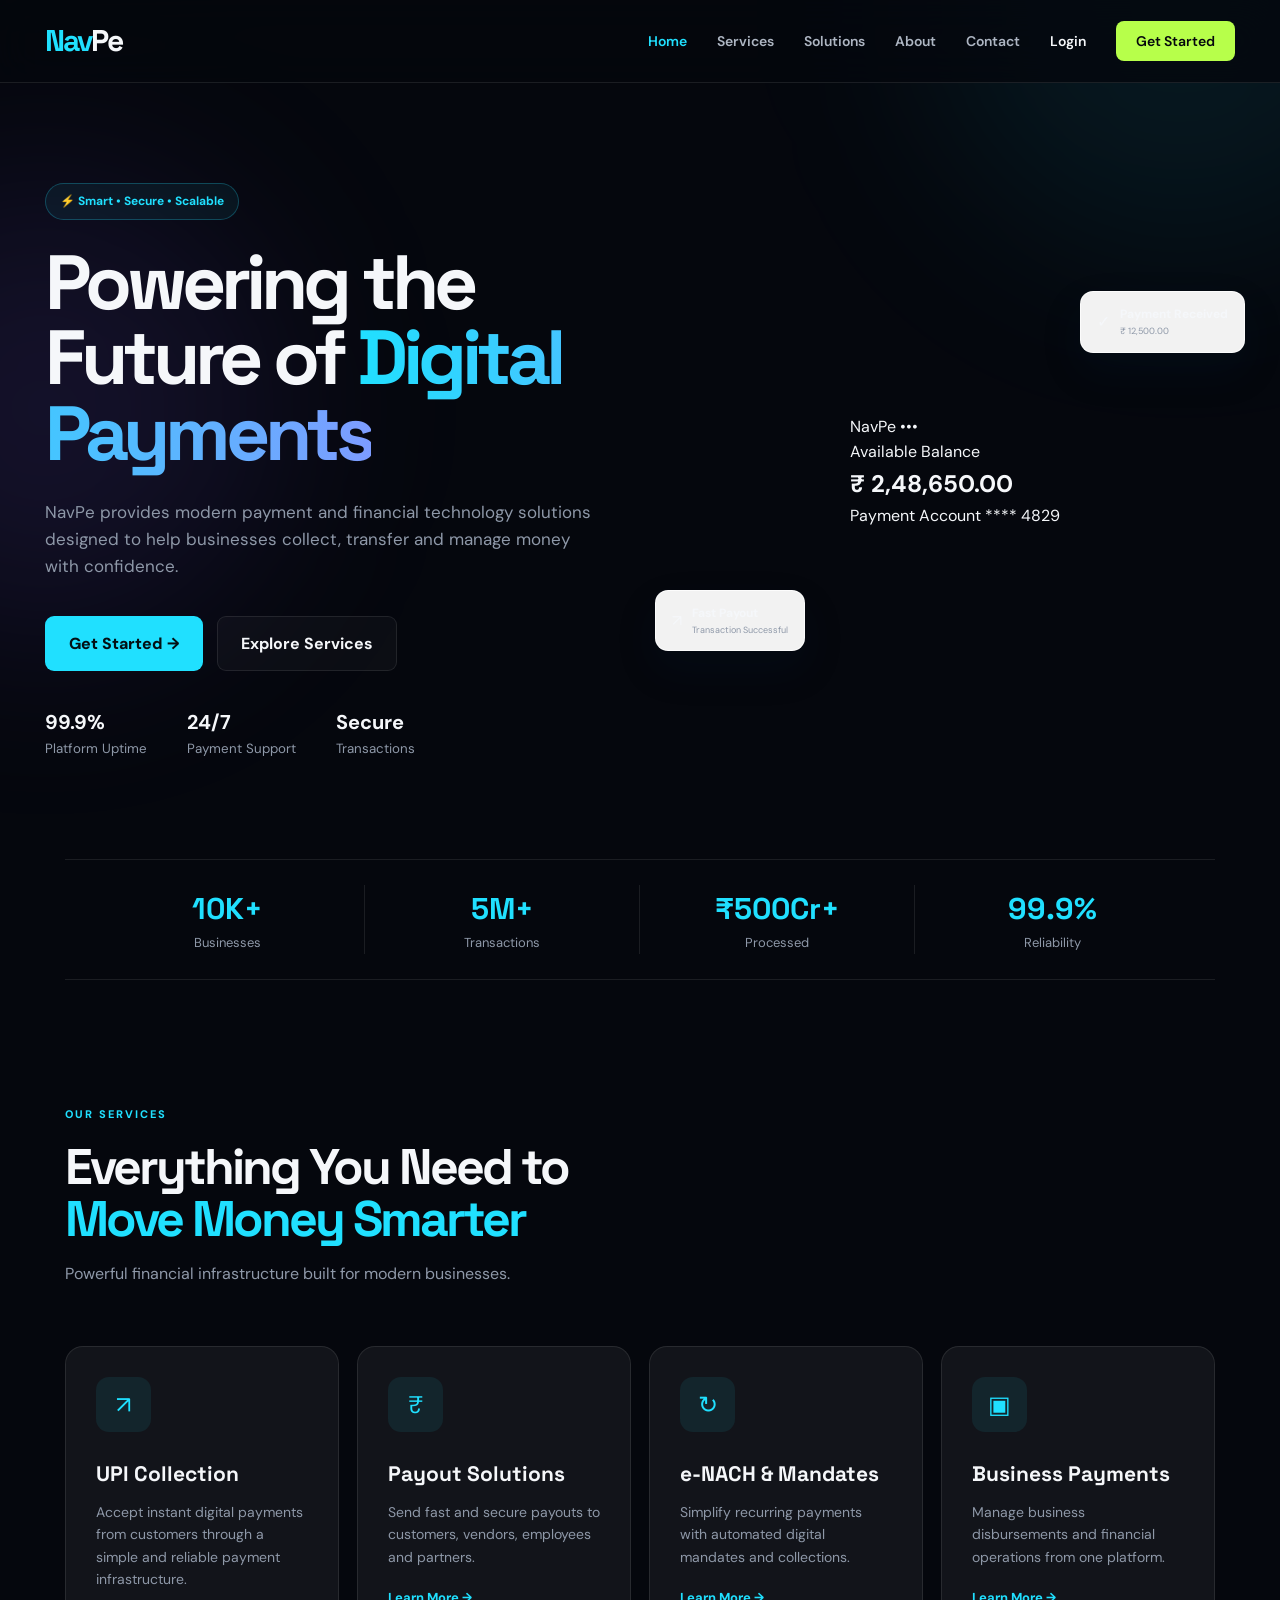
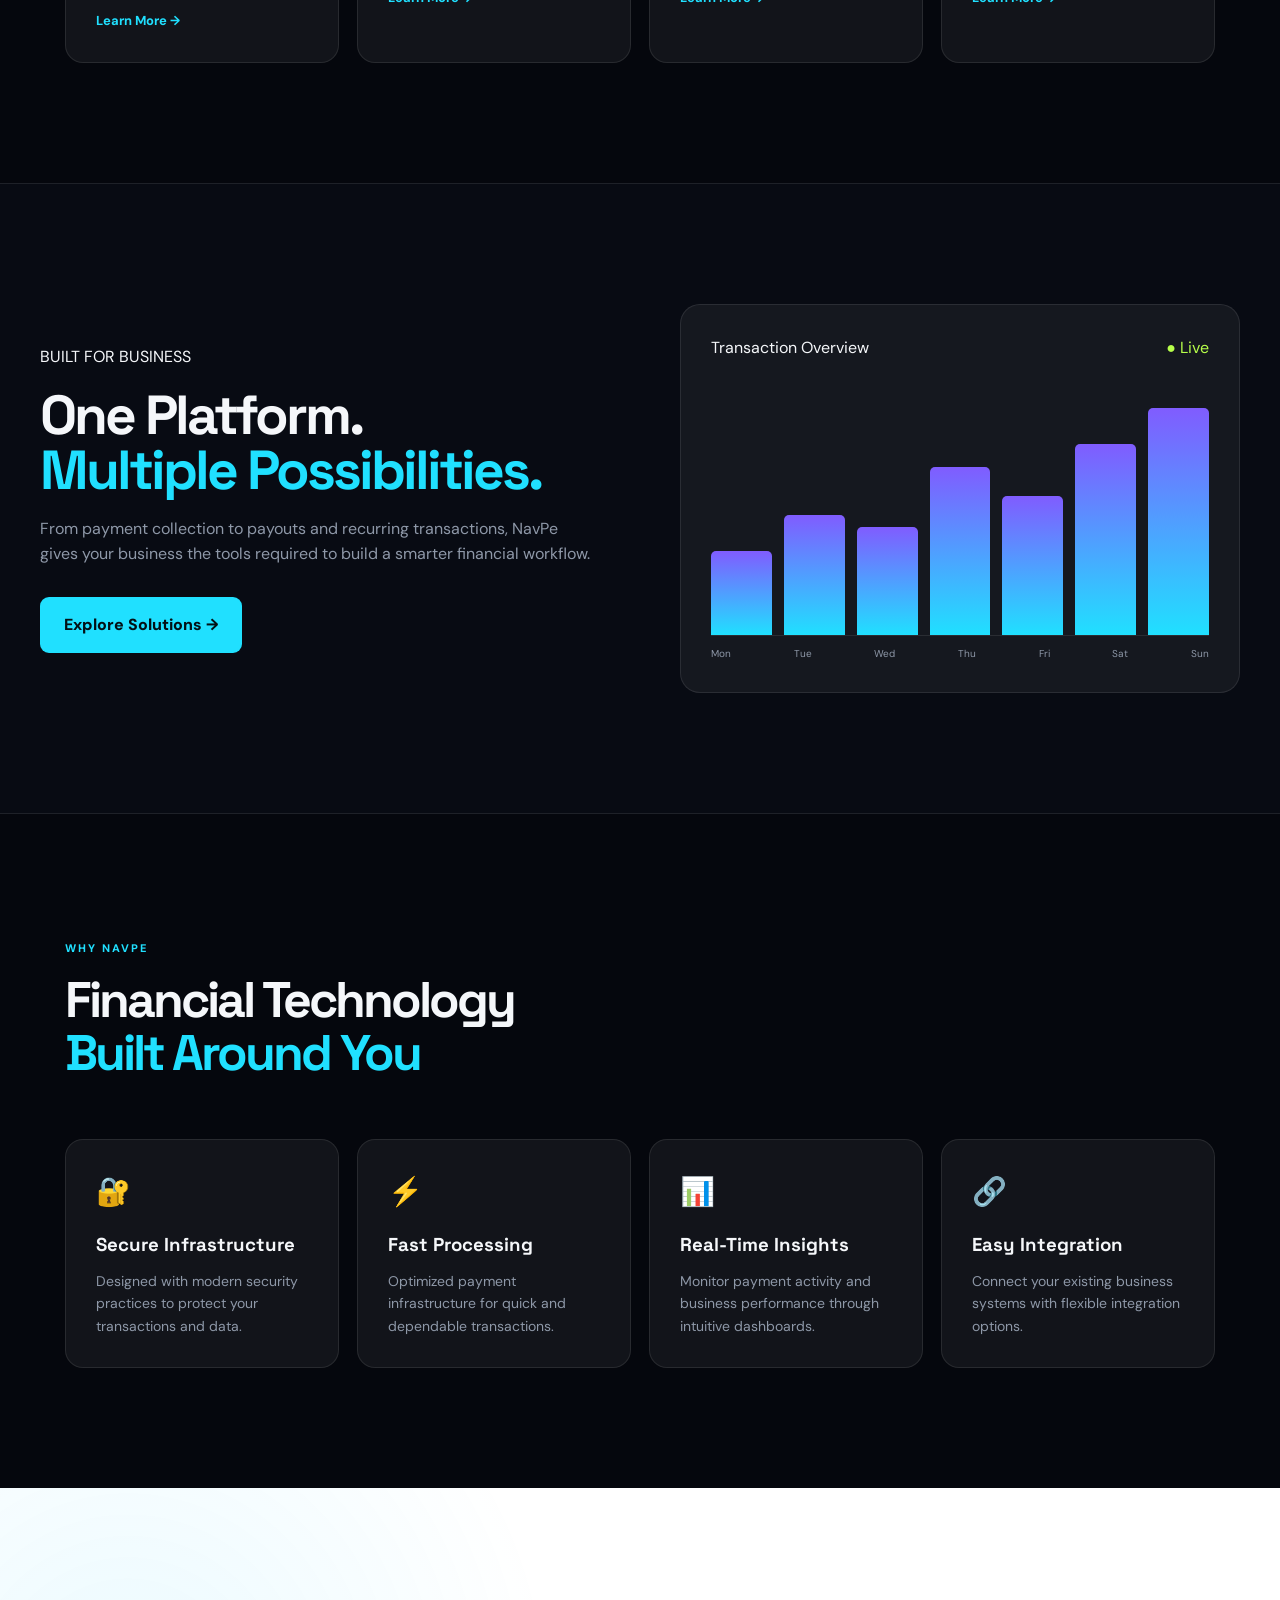
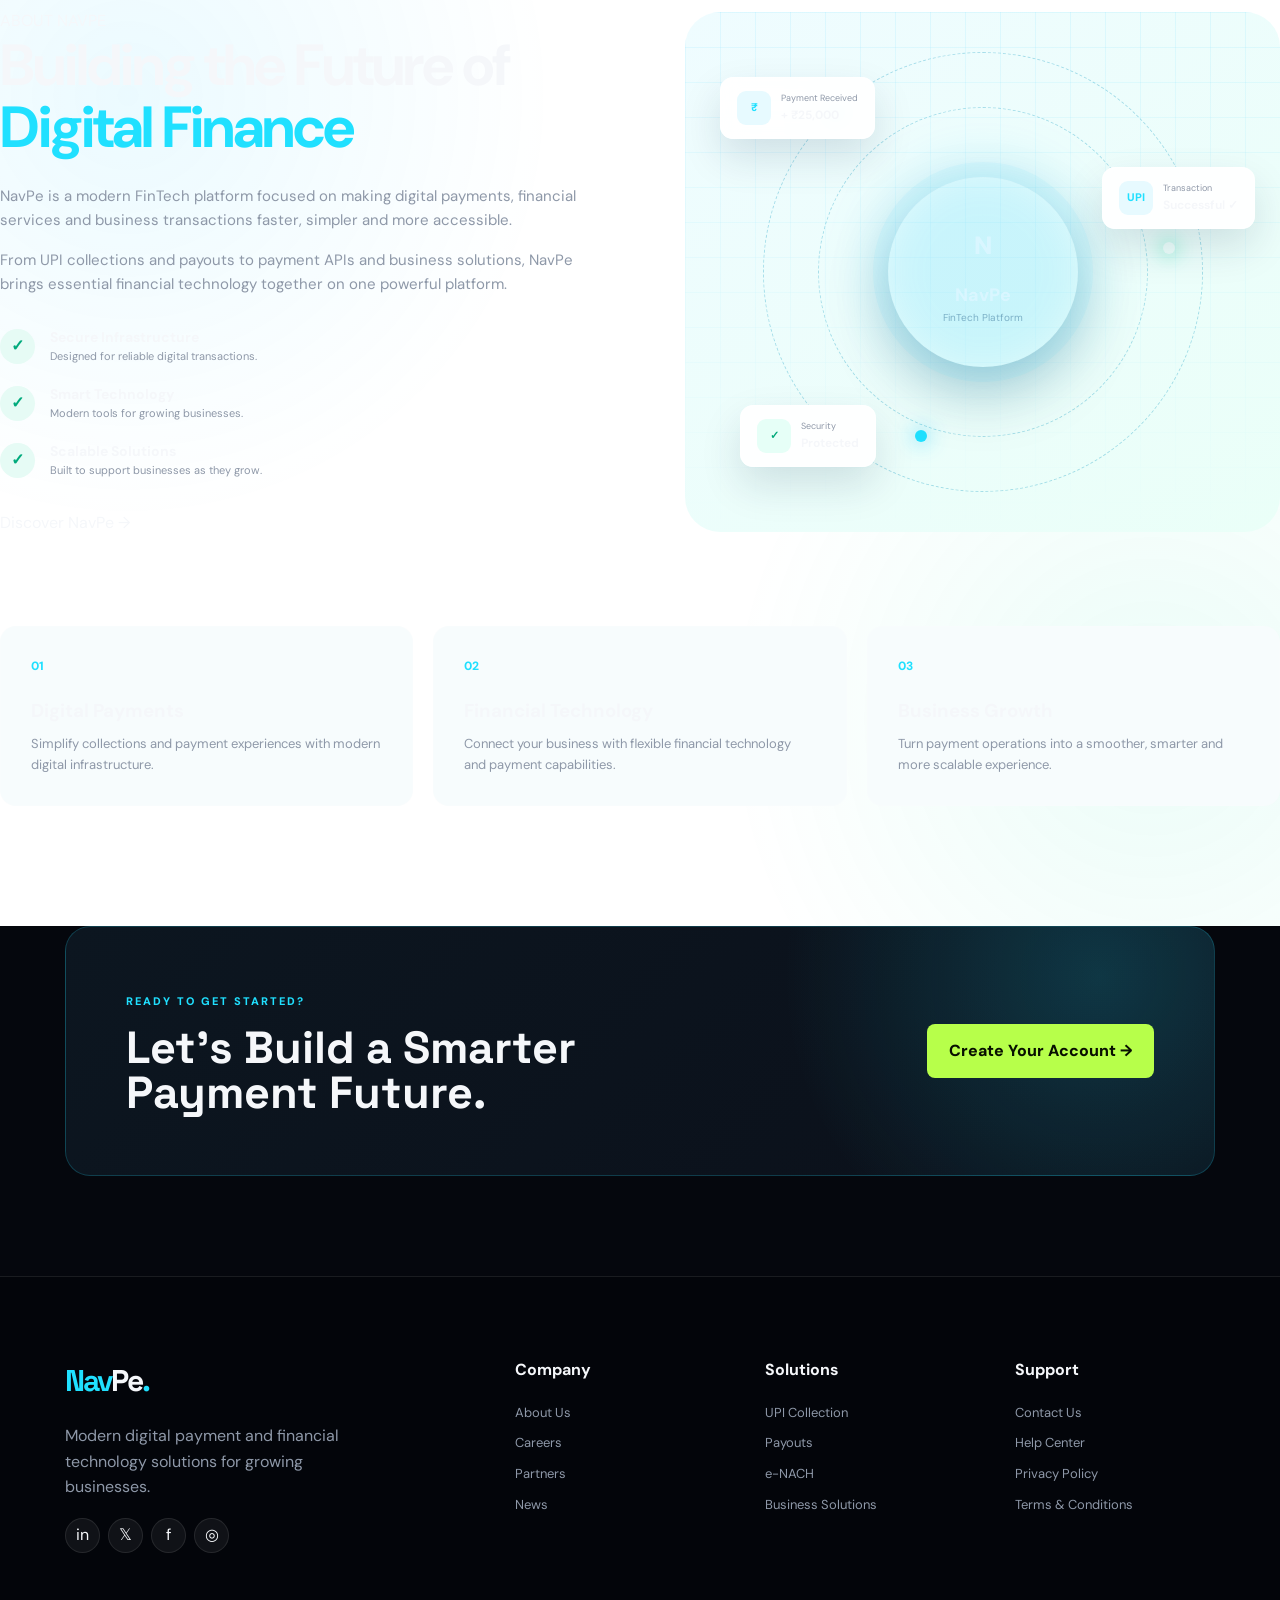
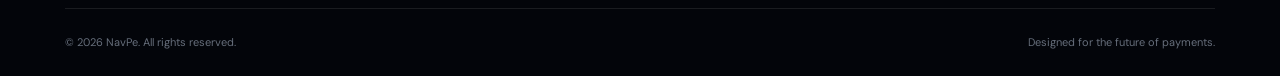
<file: navpe/index.html>
<!DOCTYPE html>
<html lang="en">
<head>
    <meta charset="UTF-8">
    <meta name="viewport" content="width=device-width, initial-scale=1.0">
    <meta name="description" content="NavPe - Modern Digital Payment & FinTech Solutions">
    <title>NavPe | Digital Payments & FinTech Solutions</title>
    <link rel="stylesheet" href="css/style.css">
</head>

<body>

<header class="header">
    <nav class="navbar">

        <a href="index.html" class="logo">
            <span>Nav</span>Pe<span class="logo-dot"></span>
        </a>

        <button class="menu-toggle" id="menuToggle">☰</button>

        <ul class="nav-links" id="navLinks">
            <li><a href="index.html" class="active">Home</a></li>
            <li><a href="services.html">Services</a></li>
            <li><a href="solutions.html">Solutions</a></li>
            <li><a href="about.html">About</a></li>
            <li><a href="contact.html">Contact</a></li>
            <li><a href="login.html" class="login-link">Login</a></li>
            <li><a href="register.html" class="nav-btn">Get Started</a></li>
        </ul>

    </nav>
</header>


<main>

<section class="hero">

    <div class="hero-content">

        <div class="hero-badge">
            ⚡ Smart • Secure • Scalable
        </div>

        <h1>
            Powering the Future of
            <span>Digital Payments</span>
        </h1>

        <p>
            NavPe provides modern payment and financial technology
            solutions designed to help businesses collect, transfer
            and manage money with confidence.
        </p>

        <div class="hero-buttons">
            <a href="register.html" class="primary-btn">
                Get Started →
            </a>

            <a href="services.html" class="secondary-btn">
                Explore Services
            </a>
        </div>

        <div class="hero-trust">
            <div>
                <strong>99.9%</strong>
                <small>Platform Uptime</small>
            </div>

            <div>
                <strong>24/7</strong>
                <small>Payment Support</small>
            </div>

            <div>
                <strong>Secure</strong>
                <small>Transactions</small>
            </div>
        </div>

    </div>


    <div class="hero-card-area">

        <div class="payment-card">

            <div class="card-top">
                <span>NavPe</span>
                <span>•••</span>
            </div>

            <div class="card-chip"></div>

            <p>Available Balance</p>

            <h2>₹ 2,48,650.00</h2>

            <div class="card-bottom">
                <span>Payment Account</span>
                <span>**** 4829</span>
            </div>

        </div>

        <div class="floating-card card-one">
            <span>✓</span>
            <div>
                <strong>Payment Received</strong>
                <small>₹ 12,500.00</small>
            </div>
        </div>

        <div class="floating-card card-two">
            <span>↗</span>
            <div>
                <strong>Fast Payout</strong>
                <small>Transaction Successful</small>
            </div>
        </div>

    </div>

</section>


<section class="stats">

    <div class="stat">
        <h2>10K+</h2>
        <p>Businesses</p>
    </div>

    <div class="stat">
        <h2>5M+</h2>
        <p>Transactions</p>
    </div>

    <div class="stat">
        <h2>₹500Cr+</h2>
        <p>Processed</p>
    </div>

    <div class="stat">
        <h2>99.9%</h2>
        <p>Reliability</p>
    </div>

</section>


<section class="section">

    <div class="section-heading">
        <span>OUR SERVICES</span>
        <h2>Everything You Need to<br><b>Move Money Smarter</b></h2>
        <p>
            Powerful financial infrastructure built for modern businesses.
        </p>
    </div>


    <div class="service-grid">

        <div class="service-card">
            <div class="service-icon">↗</div>
            <h3>UPI Collection</h3>
            <p>
                Accept instant digital payments from customers
                through a simple and reliable payment infrastructure.
            </p>
            <a href="services.html">Learn More →</a>
        </div>

        <div class="service-card">
            <div class="service-icon">₹</div>
            <h3>Payout Solutions</h3>
            <p>
                Send fast and secure payouts to customers,
                vendors, employees and partners.
            </p>
            <a href="services.html">Learn More →</a>
        </div>

        <div class="service-card">
            <div class="service-icon">↻</div>
            <h3>e-NACH & Mandates</h3>
            <p>
                Simplify recurring payments with automated
                digital mandates and collections.
            </p>
            <a href="services.html">Learn More →</a>
        </div>

        <div class="service-card">
            <div class="service-icon">▣</div>
            <h3>Business Payments</h3>
            <p>
                Manage business disbursements and financial
                operations from one platform.
            </p>
            <a href="services.html">Learn More →</a>
        </div>

    </div>

</section>


<section class="dark-section">

    <div class="dark-content">

        <span>BUILT FOR BUSINESS</span>

        <h2>
            One Platform.<br>
            <strong>Multiple Possibilities.</strong>
        </h2>

        <p>
            From payment collection to payouts and recurring
            transactions, NavPe gives your business the tools
            required to build a smarter financial workflow.
        </p>

        <a href="solutions.html" class="primary-btn">
            Explore Solutions →
        </a>

    </div>


    <div class="dashboard-preview">

        <div class="dashboard-header">
            <span>Transaction Overview</span>
            <span class="green">● Live</span>
        </div>

        <div class="chart">
            <div class="bar bar1"></div>
            <div class="bar bar2"></div>
            <div class="bar bar3"></div>
            <div class="bar bar4"></div>
            <div class="bar bar5"></div>
            <div class="bar bar6"></div>
            <div class="bar bar7"></div>
        </div>

        <div class="chart-labels">
            <span>Mon</span>
            <span>Tue</span>
            <span>Wed</span>
            <span>Thu</span>
            <span>Fri</span>
            <span>Sat</span>
            <span>Sun</span>
        </div>

    </div>

</section>


<section class="section">

    <div class="section-heading">
        <span>WHY NAVPE</span>
        <h2>Financial Technology<br><b>Built Around You</b></h2>
    </div>


    <div class="feature-grid">

        <div class="feature">
            <div>🔐</div>
            <h3>Secure Infrastructure</h3>
            <p>
                Designed with modern security practices
                to protect your transactions and data.
            </p>
        </div>

        <div class="feature">
            <div>⚡</div>
            <h3>Fast Processing</h3>
            <p>
                Optimized payment infrastructure for
                quick and dependable transactions.
            </p>
        </div>

        <div class="feature">
            <div>📊</div>
            <h3>Real-Time Insights</h3>
            <p>
                Monitor payment activity and business
                performance through intuitive dashboards.
            </p>
        </div>

        <div class="feature">
            <div>🔗</div>
            <h3>Easy Integration</h3>
            <p>
                Connect your existing business systems
                with flexible integration options.
            </p>
        </div>

    </div>

</section>




<!-- FINTECH ABOUT US SECTION -->
<section class="fintech-about">
    <div class="container">

        <div class="fintech-about-grid">

            <!-- LEFT CONTENT -->
            <div class="fintech-about-content reveal-left">

                <span class="eyebrow">ABOUT NAVPE</span>

                <h2>
                    Building the Future of
                    <strong>Digital Finance</strong>
                </h2>

                <p>
                    NavPe is a modern FinTech platform focused on making
                    digital payments, financial services and business
                    transactions faster, simpler and more accessible.
                </p>

                <p>
                    From UPI collections and payouts to payment APIs and
                    business solutions, NavPe brings essential financial
                    technology together on one powerful platform.
                </p>

                <div class="fintech-points">

                    <div class="fintech-point">
                        <span>✓</span>
                        <div>
                            <strong>Secure Infrastructure</strong>
                            <small>Designed for reliable digital transactions.</small>
                        </div>
                    </div>

                    <div class="fintech-point">
                        <span>✓</span>
                        <div>
                            <strong>Smart Technology</strong>
                            <small>Modern tools for growing businesses.</small>
                        </div>
                    </div>

                    <div class="fintech-point">
                        <span>✓</span>
                        <div>
                            <strong>Scalable Solutions</strong>
                            <small>Built to support businesses as they grow.</small>
                        </div>
                    </div>

                </div>

                <a href="about.html" class="btn btn-primary">
                    Discover NavPe →
                </a>

            </div>


            <!-- RIGHT FINTECH ANIMATION -->
            <div class="fintech-visual reveal-right">

                <div class="floating-card card-payment">
                    <span class="mini-icon">₹</span>
                    <div>
                        <small>Payment Received</small>
                        <strong>+ ₹25,000</strong>
                    </div>
                </div>

                <div class="floating-card card-upi">
                    <span class="mini-icon">UPI</span>
                    <div>
                        <small>Transaction</small>
                        <strong>Successful ✓</strong>
                    </div>
                </div>

                <div class="floating-card card-secure">
                    <span class="secure-icon">✓</span>
                    <div>
                        <small>Security</small>
                        <strong>Protected</strong>
                    </div>
                </div>


                <!-- CENTER -->
                <div class="fintech-core">
                    <div class="core-glow"></div>

                    <div class="core-logo">
                        N
                    </div>

                    <strong>NavPe</strong>
                    <small>FinTech Platform</small>
                </div>


                <!-- ORBITS -->
                <div class="fintech-orbit orbit-one"></div>
                <div class="fintech-orbit orbit-two"></div>

                <div class="orbit-dot dot-one"></div>
                <div class="orbit-dot dot-two"></div>
                <div class="orbit-dot dot-three"></div>

            </div>

        </div>


        <!-- FINTECH FEATURES -->
        <div class="fintech-features">

            <div class="fintech-feature reveal-up">
                <div class="feature-number">01</div>
                <h3>Digital Payments</h3>
                <p>
                    Simplify collections and payment experiences
                    with modern digital infrastructure.
                </p>
            </div>

            <div class="fintech-feature reveal-up">
                <div class="feature-number">02</div>
                <h3>Financial Technology</h3>
                <p>
                    Connect your business with flexible financial
                    technology and payment capabilities.
                </p>
            </div>

            <div class="fintech-feature reveal-up">
                <div class="feature-number">03</div>
                <h3>Business Growth</h3>
                <p>
                    Turn payment operations into a smoother,
                    smarter and more scalable experience.
                </p>
            </div>

        </div>

    </div>
</section>




<section class="cta">

    <div>
        <span>READY TO GET STARTED?</span>
        <h2>Let's Build a Smarter<br>Payment Future.</h2>
    </div>

    <a href="register.html" class="white-btn">
        Create Your Account →
    </a>

</section>

</main>


<footer class="footer">

    <div class="footer-grid">

        <div class="footer-brand">
            <a href="index.html" class="logo">
                <span>Nav</span>Pe<span class="logo-dot">.</span>
            </a>

            <p>
                Modern digital payment and financial
                technology solutions for growing businesses.
            </p>

            <div class="socials">
                <a href="#">in</a>
                <a href="#">𝕏</a>
                <a href="#">f</a>
                <a href="#">◎</a>
            </div>
        </div>


        <div>
            <h4>Company</h4>
            <a href="about.html">About Us</a>
            <a href="#">Careers</a>
            <a href="#">Partners</a>
            <a href="#">News</a>
        </div>


        <div>
            <h4>Solutions</h4>
            <a href="services.html">UPI Collection</a>
            <a href="services.html">Payouts</a>
            <a href="services.html">e-NACH</a>
            <a href="solutions.html">Business Solutions</a>
        </div>


        <div>
            <h4>Support</h4>
            <a href="contact.html">Contact Us</a>
            <a href="#">Help Center</a>
            <a href="#">Privacy Policy</a>
            <a href="#">Terms & Conditions</a>
        </div>

    </div>


    <div class="footer-bottom">
        <p>© 2026 NavPe. All rights reserved.</p>
        <p>Designed for the future of payments.</p>
    </div>

</footer>


<script src="js/script.js"></script>

</body>
</html>
</file>
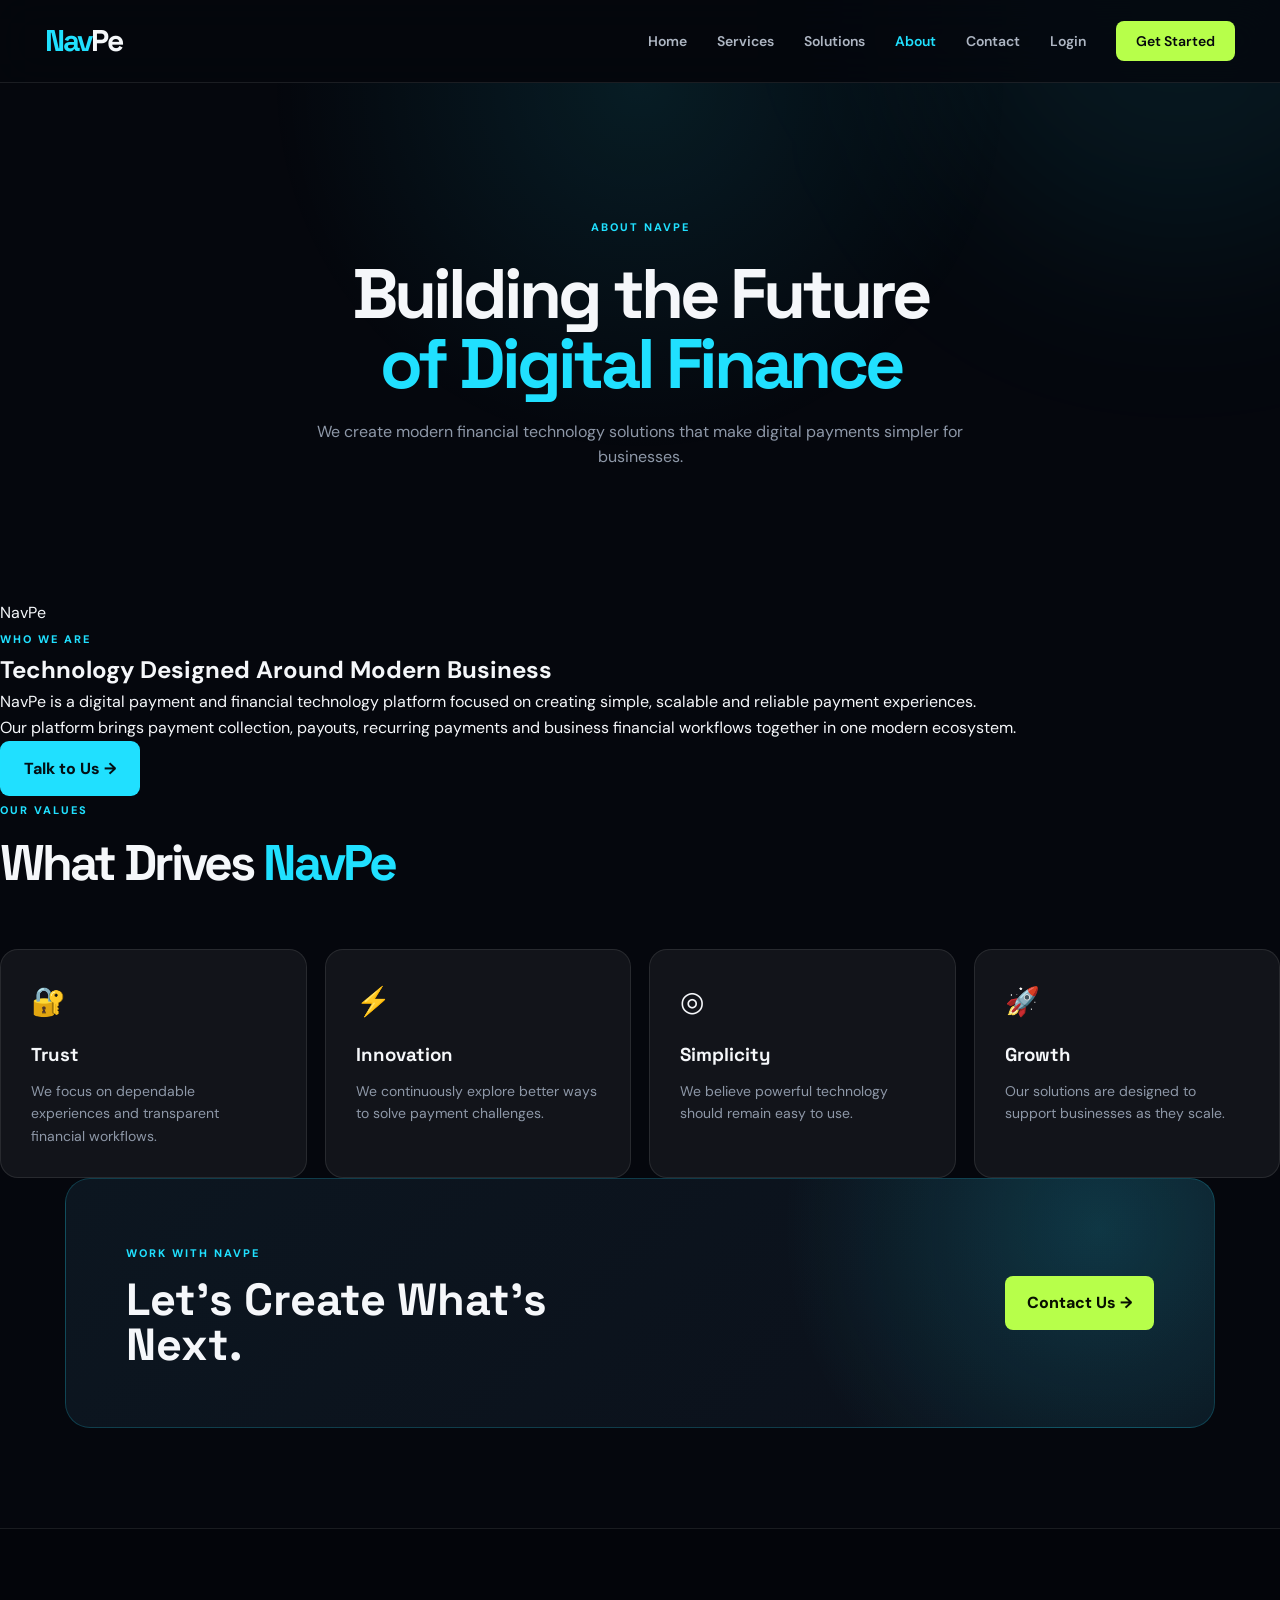
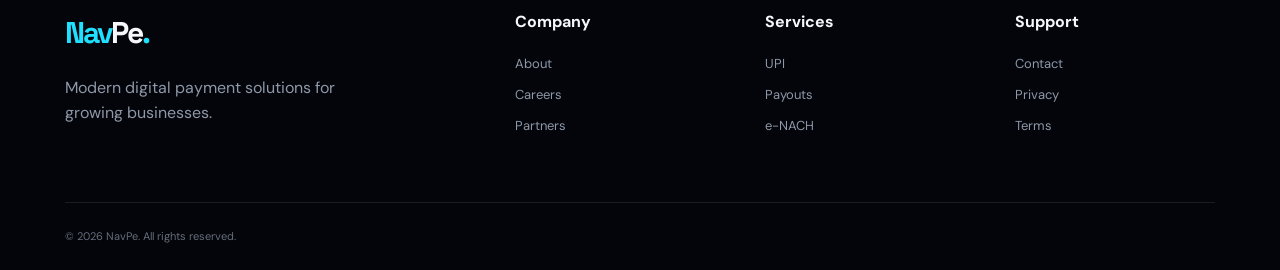
<file: navpe/about.html>
<!DOCTYPE html>
<html lang="en">
<head>
    <meta charset="UTF-8">
    <meta name="viewport" content="width=device-width, initial-scale=1.0">
    <title>NavPe | About Us</title>
    <link rel="stylesheet" href="css/style.css">
</head>

<body>

<header class="header">

    <nav class="navbar">

        <a href="index.html" class="logo">
            <span>Nav</span>Pe<span class="logo-dot"></span>
        </a>

        <button class="menu-toggle" id="menuToggle">☰</button>

        <ul class="nav-links" id="navLinks">
            <li><a href="index.html">Home</a></li>
            <li><a href="services.html">Services</a></li>
            <li><a href="solutions.html">Solutions</a></li>
            <li><a href="about.html" class="active">About</a></li>
            <li><a href="contact.html">Contact</a></li>
            <li><a href="login.html">Login</a></li>
            <li><a href="register.html" class="nav-btn">Get Started</a></li>
        </ul>

    </nav>

</header>


<section class="page-hero">

    <span>ABOUT NAVPE</span>

    <h1>Building the Future<br><strong>of Digital Finance</strong></h1>

    <p>
        We create modern financial technology solutions
        that make digital payments simpler for businesses.
    </p>

</section>


<section class="about-section">

    <div class="about-image">
        <div class="about-circle">
            <span>Nav</span>Pe
        </div>
    </div>


    <div class="about-content">

        <span>WHO WE ARE</span>

        <h2>Technology Designed Around Modern Business</h2>

        <p>
            NavPe is a digital payment and financial technology
            platform focused on creating simple, scalable and
            reliable payment experiences.
        </p>

        <p>
            Our platform brings payment collection, payouts,
            recurring payments and business financial workflows
            together in one modern ecosystem.
        </p>

        <a href="contact.html" class="primary-btn">
            Talk to Us →
        </a>

    </div>

</section>


<section class="values-section">

    <div class="section-heading">

        <span>OUR VALUES</span>

        <h2>What Drives <b>NavPe</b></h2>

    </div>


    <div class="feature-grid">

        <div class="feature">
            <div>🔐</div>
            <h3>Trust</h3>
            <p>
                We focus on dependable experiences
                and transparent financial workflows.
            </p>
        </div>

        <div class="feature">
            <div>⚡</div>
            <h3>Innovation</h3>
            <p>
                We continuously explore better ways
                to solve payment challenges.
            </p>
        </div>

        <div class="feature">
            <div>◎</div>
            <h3>Simplicity</h3>
            <p>
                We believe powerful technology
                should remain easy to use.
            </p>
        </div>

        <div class="feature">
            <div>🚀</div>
            <h3>Growth</h3>
            <p>
                Our solutions are designed to support
                businesses as they scale.
            </p>
        </div>

    </div>

</section>


<section class="cta">

    <div>
        <span>WORK WITH NAVPE</span>
        <h2>Let's Create What's<br>Next.</h2>
    </div>

    <a href="contact.html" class="white-btn">
        Contact Us →
    </a>

</section>


<footer class="footer">

    <div class="footer-grid">

        <div class="footer-brand">
            <a href="index.html" class="logo">
                <span>Nav</span>Pe<span class="logo-dot">.</span>
            </a>

            <p>
                Modern digital payment solutions
                for growing businesses.
            </p>
        </div>

        <div>
            <h4>Company</h4>
            <a href="about.html">About</a>
            <a href="#">Careers</a>
            <a href="#">Partners</a>
        </div>

        <div>
            <h4>Services</h4>
            <a href="services.html">UPI</a>
            <a href="services.html">Payouts</a>
            <a href="services.html">e-NACH</a>
        </div>

        <div>
            <h4>Support</h4>
            <a href="contact.html">Contact</a>
            <a href="#">Privacy</a>
            <a href="#">Terms</a>
        </div>

    </div>

    <div class="footer-bottom">
        <p>© 2026 NavPe. All rights reserved.</p>
    </div>

</footer>

<script src="js/script.js"></script>

</body>
</html>
</file>
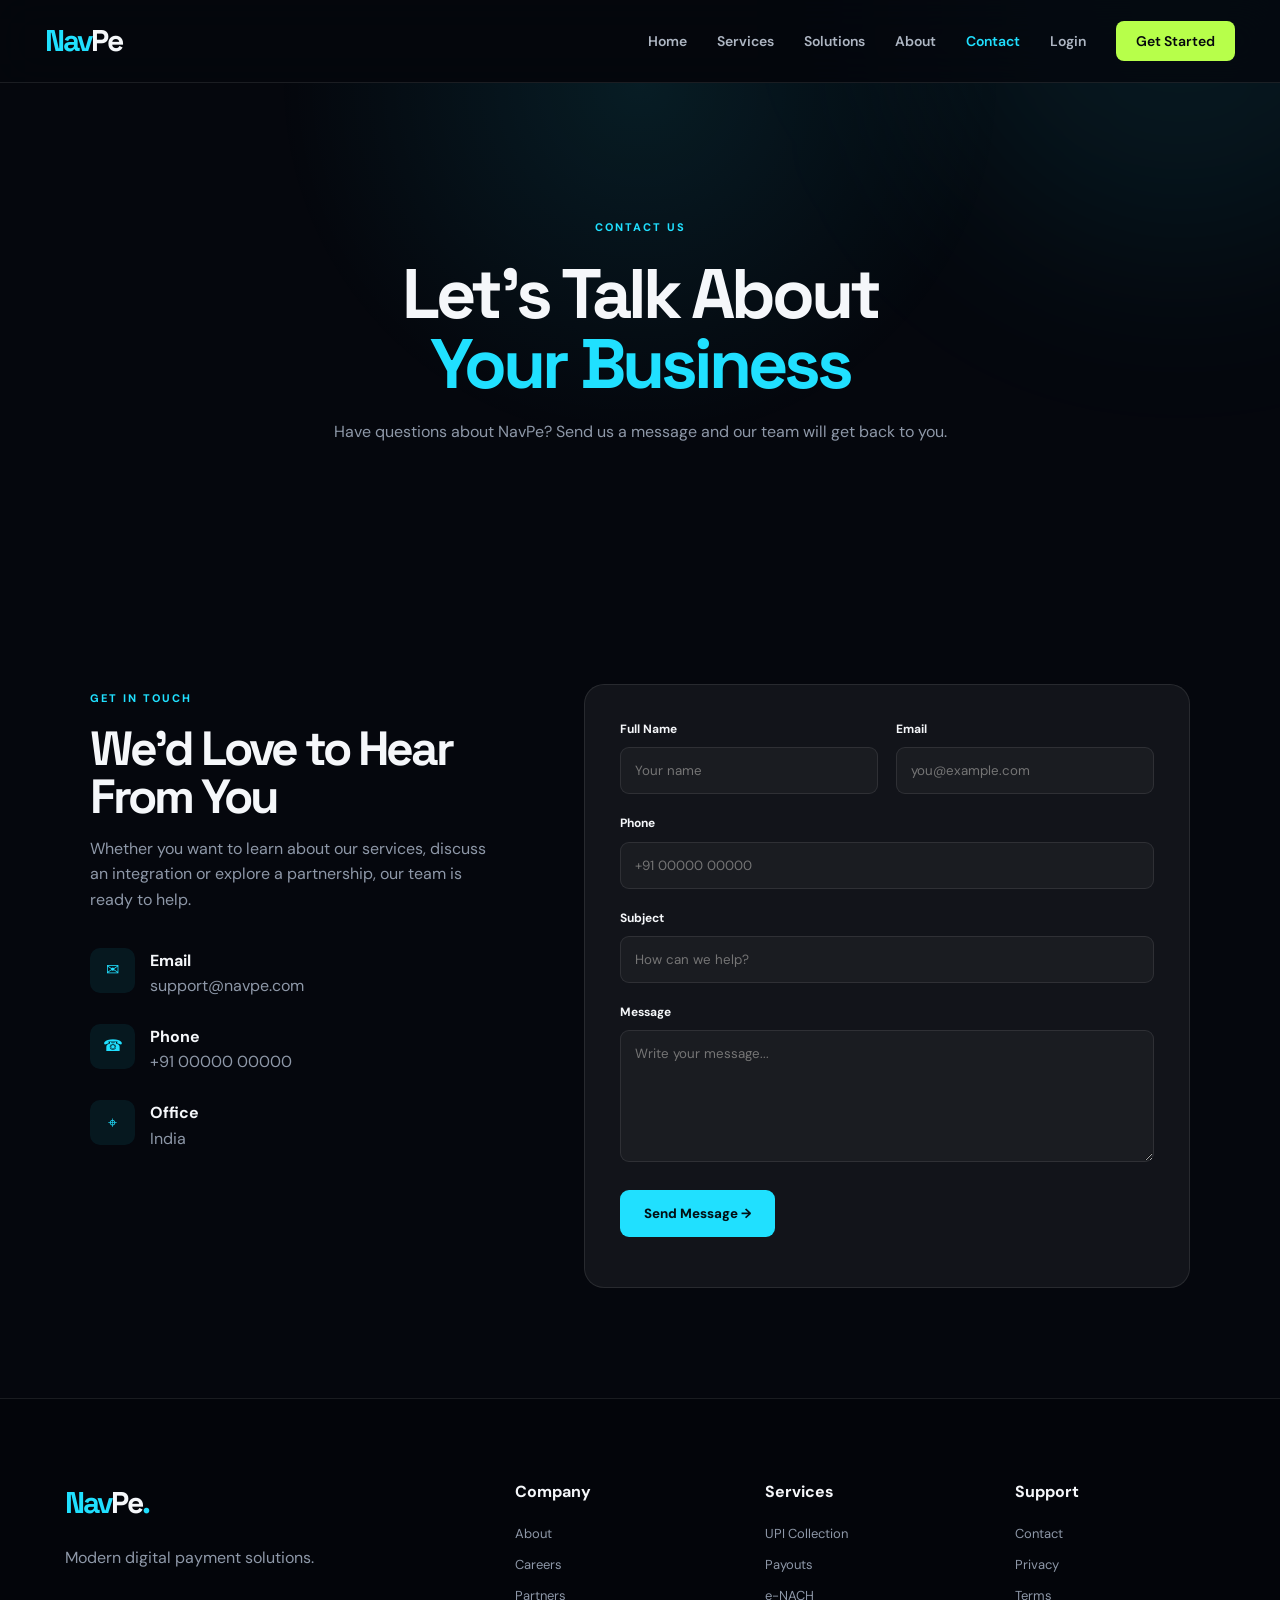
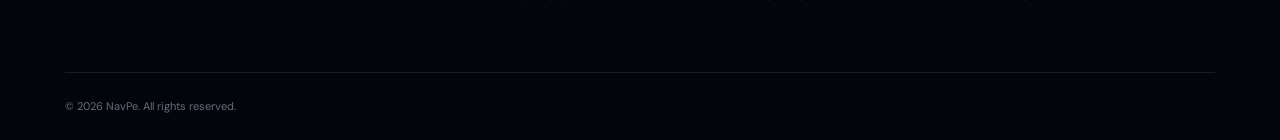
<file: navpe/contact.html>
<!DOCTYPE html>
<html lang="en">
<head>
    <meta charset="UTF-8">
    <meta name="viewport" content="width=device-width, initial-scale=1.0">
    <title>NavPe | Contact</title>
    <link rel="stylesheet" href="css/style.css">
</head>

<body>

<header class="header">

    <nav class="navbar">

        <a href="index.html" class="logo">
            <span>Nav</span>Pe<span class="logo-dot"></span>
        </a>

        <button class="menu-toggle" id="menuToggle">☰</button>

        <ul class="nav-links" id="navLinks">
            <li><a href="index.html">Home</a></li>
            <li><a href="services.html">Services</a></li>
            <li><a href="solutions.html">Solutions</a></li>
            <li><a href="about.html">About</a></li>
            <li><a href="contact.html" class="active">Contact</a></li>
            <li><a href="login.html">Login</a></li>
            <li><a href="register.html" class="nav-btn">Get Started</a></li>
        </ul>

    </nav>

</header>


<section class="page-hero">

    <span>CONTACT US</span>

    <h1>Let's Talk About<br><strong>Your Business</strong></h1>

    <p>
        Have questions about NavPe? Send us a message
        and our team will get back to you.
    </p>

</section>


<section class="contact-section">

    <div class="contact-info">

        <span>GET IN TOUCH</span>

        <h2>We'd Love to Hear From You</h2>

        <p>
            Whether you want to learn about our services,
            discuss an integration or explore a partnership,
            our team is ready to help.
        </p>


        <div class="contact-item">

            <div>✉</div>

            <div>
                <strong>Email</strong>
                <p>support@navpe.com</p>
            </div>

        </div>


        <div class="contact-item">

            <div>☎</div>

            <div>
                <strong>Phone</strong>
                <p>+91 00000 00000</p>
            </div>

        </div>


        <div class="contact-item">

            <div>⌖</div>

            <div>
                <strong>Office</strong>
                <p>India</p>
            </div>

        </div>

    </div>


    <div class="contact-form">

        <form id="contactForm">

            <div class="form-row">

                <div class="form-group">
                    <label>Full Name</label>
                    <input type="text" id="contactName" placeholder="Your name" required>
                </div>

                <div class="form-group">
                    <label>Email</label>
                    <input type="email" placeholder="you@example.com" required>
                </div>

            </div>


            <div class="form-group">

                <label>Phone</label>

                <input
                    type="tel"
                    placeholder="+91 00000 00000"
                    required
                >

            </div>


            <div class="form-group">

                <label>Subject</label>

                <input
                    type="text"
                    placeholder="How can we help?"
                    required
                >

            </div>


            <div class="form-group">

                <label>Message</label>

                <textarea
                    rows="6"
                    placeholder="Write your message..."
                    required
                ></textarea>

            </div>


            <button type="submit" class="primary-btn">
                Send Message →
            </button>

            <div id="formMessage" class="form-message"></div>

        </form>

    </div>

</section>


<footer class="footer">

    <div class="footer-grid">

        <div class="footer-brand">
            <a href="index.html" class="logo">
                <span>Nav</span>Pe<span class="logo-dot">.</span>
            </a>
            <p>
                Modern digital payment solutions.
            </p>
        </div>

        <div>
            <h4>Company</h4>
            <a href="about.html">About</a>
            <a href="#">Careers</a>
            <a href="#">Partners</a>
        </div>

        <div>
            <h4>Services</h4>
            <a href="services.html">UPI Collection</a>
            <a href="services.html">Payouts</a>
            <a href="services.html">e-NACH</a>
        </div>

        <div>
            <h4>Support</h4>
            <a href="contact.html">Contact</a>
            <a href="#">Privacy</a>
            <a href="#">Terms</a>
        </div>

    </div>

    <div class="footer-bottom">
        <p>© 2026 NavPe. All rights reserved.</p>
    </div>

</footer>

<script src="js/script.js"></script>

</body>
</html>
</file>
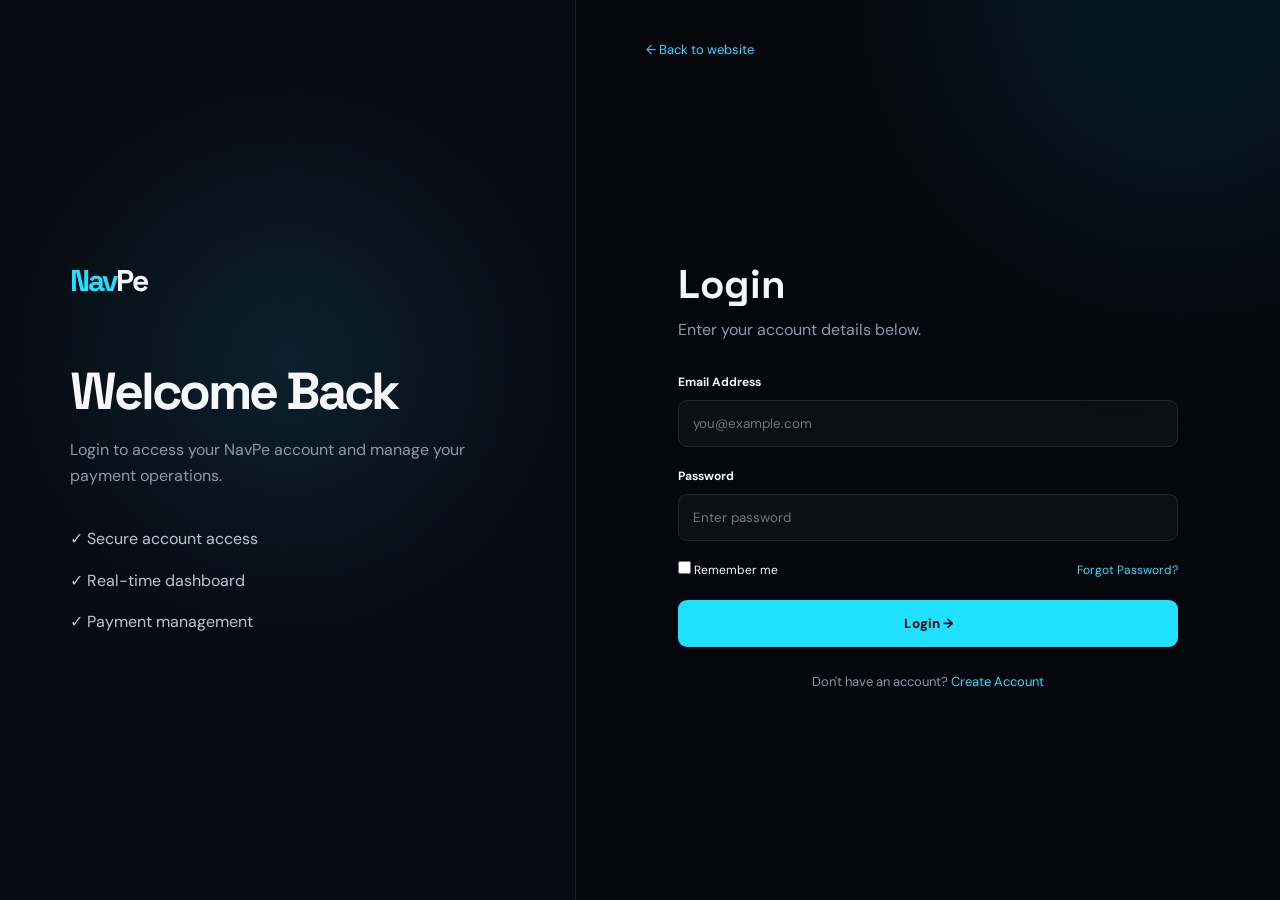
<file: navpe/login.html>
<!DOCTYPE html>
<html lang="en">
<head>
    <meta charset="UTF-8">
    <meta name="viewport" content="width=device-width, initial-scale=1.0">
    <title>NavPe | Login</title>
    <link rel="stylesheet" href="css/style.css">
</head>

<body class="auth-body">

<div class="auth-wrapper">

    <div class="auth-brand">

        <a href="index.html" class="logo">
            <span>Nav</span>Pe<span class="logo-dot"></span>
        </a>

        <h1>Welcome Back</h1>

        <p>
            Login to access your NavPe account
            and manage your payment operations.
        </p>

        <div class="auth-feature">
            ✓ Secure account access
        </div>

        <div class="auth-feature">
            ✓ Real-time dashboard
        </div>

        <div class="auth-feature">
            ✓ Payment management
        </div>

    </div>


    <div class="auth-form-container">

        <a href="index.html" class="back-home">
            ← Back to website
        </a>

        <div class="auth-form">

            <h2>Login</h2>

            <p>Enter your account details below.</p>

            <form id="loginForm">

                <div class="form-group">

                    <label>Email Address</label>

                    <input
                        type="email"
                        placeholder="you@example.com"
                        required
                    >

                </div>


                <div class="form-group">

                    <label>Password</label>

                    <input
                        type="password"
                        id="loginPassword"
                        placeholder="Enter password"
                        required
                    >

                </div>


                <div class="remember">

                    <label>
                        <input type="checkbox">
                        Remember me
                    </label>

                    <a href="#">Forgot Password?</a>

                </div>


                <button type="submit" class="primary-btn full-btn">
                    Login →
                </button>

                <div id="loginMessage" class="form-message"></div>

            </form>


            <div class="auth-switch">

                Don't have an account?

                <a href="register.html">
                    Create Account
                </a>

            </div>

        </div>

    </div>

</div>

<script src="js/script.js"></script>

</body>
</html>
</file>
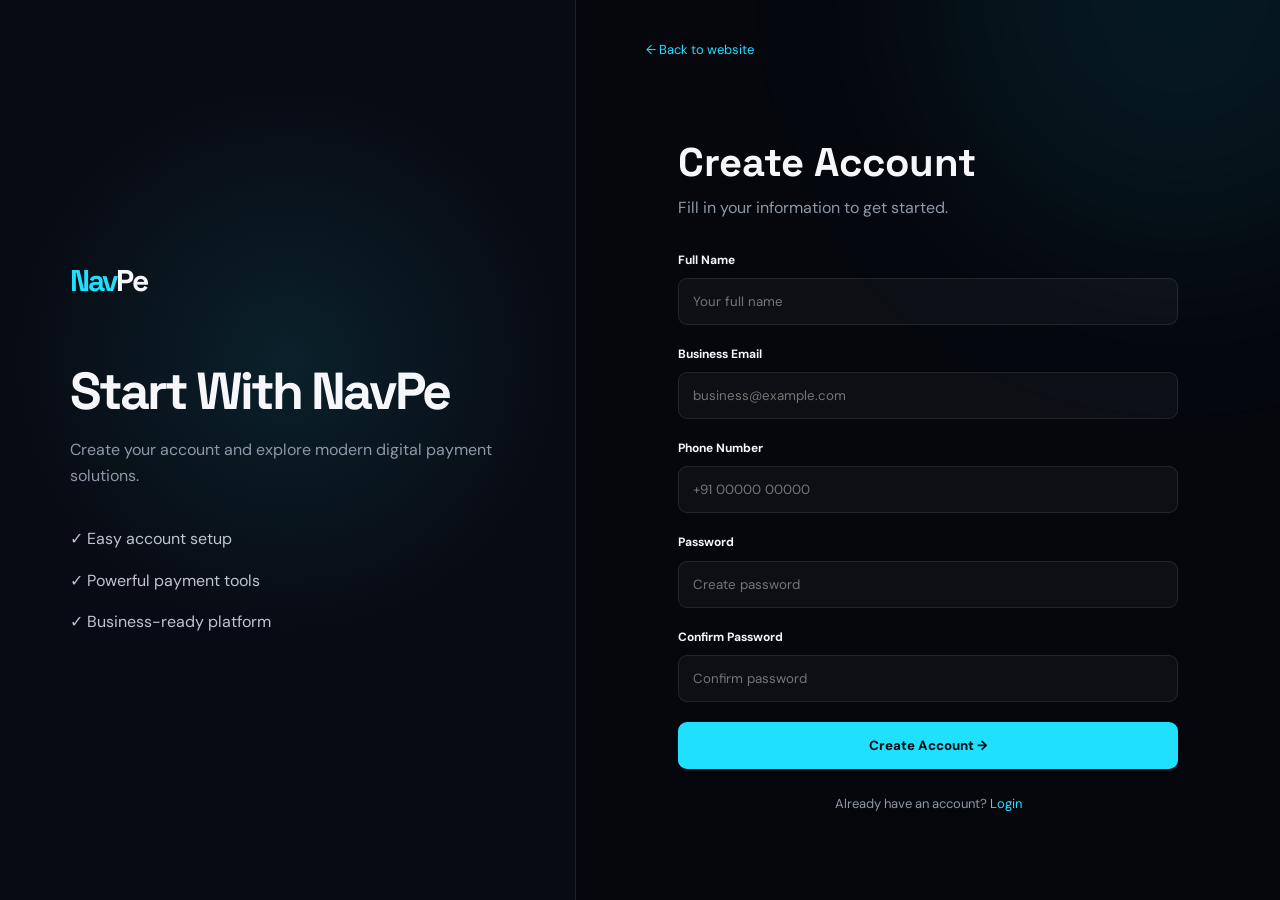
<file: navpe/register.html>
<!DOCTYPE html>
<html lang="en">
<head>
    <meta charset="UTF-8">
    <meta name="viewport" content="width=device-width, initial-scale=1.0">
    <title>NavPe | Register</title>
    <link rel="stylesheet" href="css/style.css">
</head>

<body class="auth-body">

<div class="auth-wrapper">

    <div class="auth-brand">

        <a href="index.html" class="logo">
            <span>Nav</span>Pe<span class="logo-dot"></span>
        </a>

        <h1>Start With NavPe</h1>

        <p>
            Create your account and explore
            modern digital payment solutions.
        </p>

        <div class="auth-feature">
            ✓ Easy account setup
        </div>

        <div class="auth-feature">
            ✓ Powerful payment tools
        </div>

        <div class="auth-feature">
            ✓ Business-ready platform
        </div>

    </div>


    <div class="auth-form-container">

        <a href="index.html" class="back-home">
            ← Back to website
        </a>

        <div class="auth-form">

            <h2>Create Account</h2>

            <p>Fill in your information to get started.</p>

            <form id="registerForm">

                <div class="form-group">

                    <label>Full Name</label>

                    <input
                        type="text"
                        placeholder="Your full name"
                        required
                    >

                </div>


                <div class="form-group">

                    <label>Business Email</label>

                    <input
                        type="email"
                        placeholder="business@example.com"
                        required
                    >

                </div>


                <div class="form-group">

                    <label>Phone Number</label>

                    <input
                        type="tel"
                        placeholder="+91 00000 00000"
                        required
                    >

                </div>


                <div class="form-group">

                    <label>Password</label>

                    <input
                        type="password"
                        id="registerPassword"
                        placeholder="Create password"
                        required
                    >

                </div>


                <div class="form-group">

                    <label>Confirm Password</label>

                    <input
                        type="password"
                        id="confirmPassword"
                        placeholder="Confirm password"
                        required
                    >

                </div>


                <button type="submit" class="primary-btn full-btn">
                    Create Account →
                </button>

                <div id="registerMessage" class="form-message"></div>

            </form>


            <div class="auth-switch">

                Already have an account?

                <a href="login.html">
                    Login
                </a>

            </div>

        </div>

    </div>

</div>

<script src="js/script.js"></script>

</body>
</html>
</file>
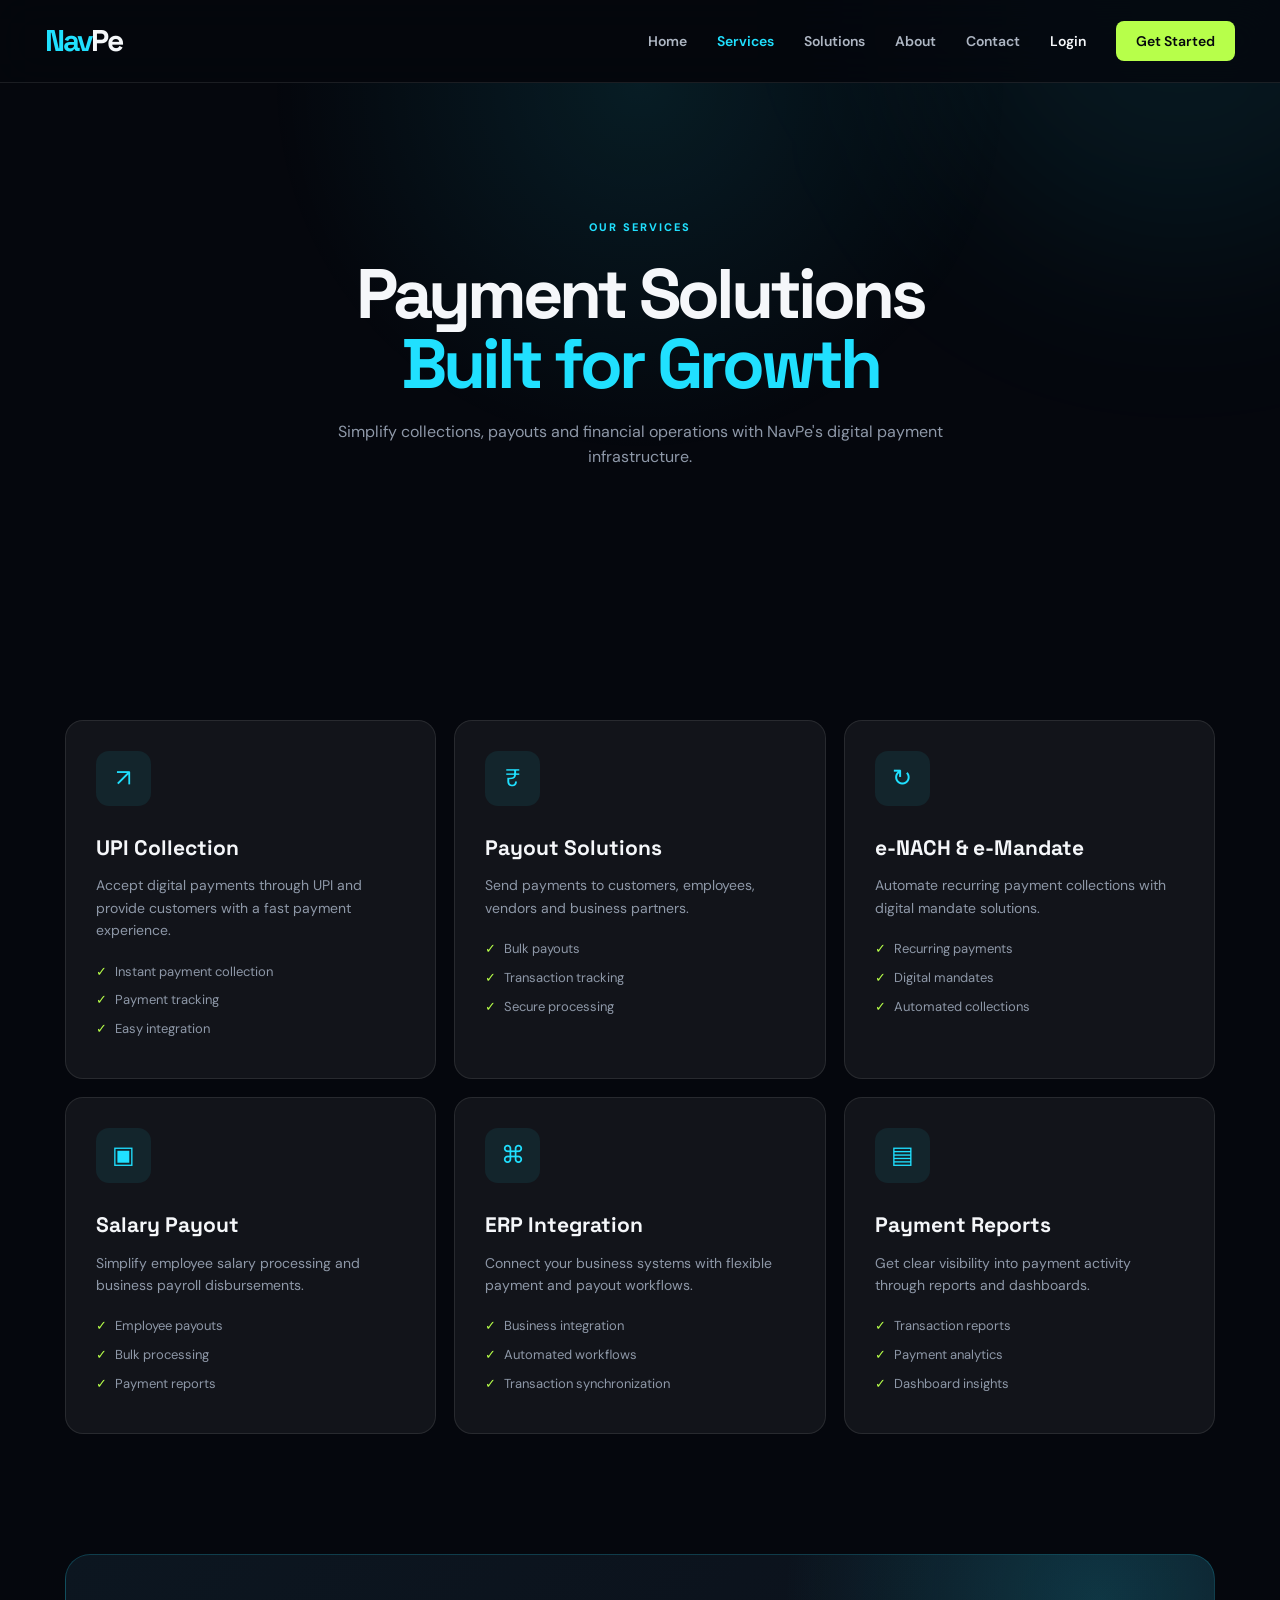
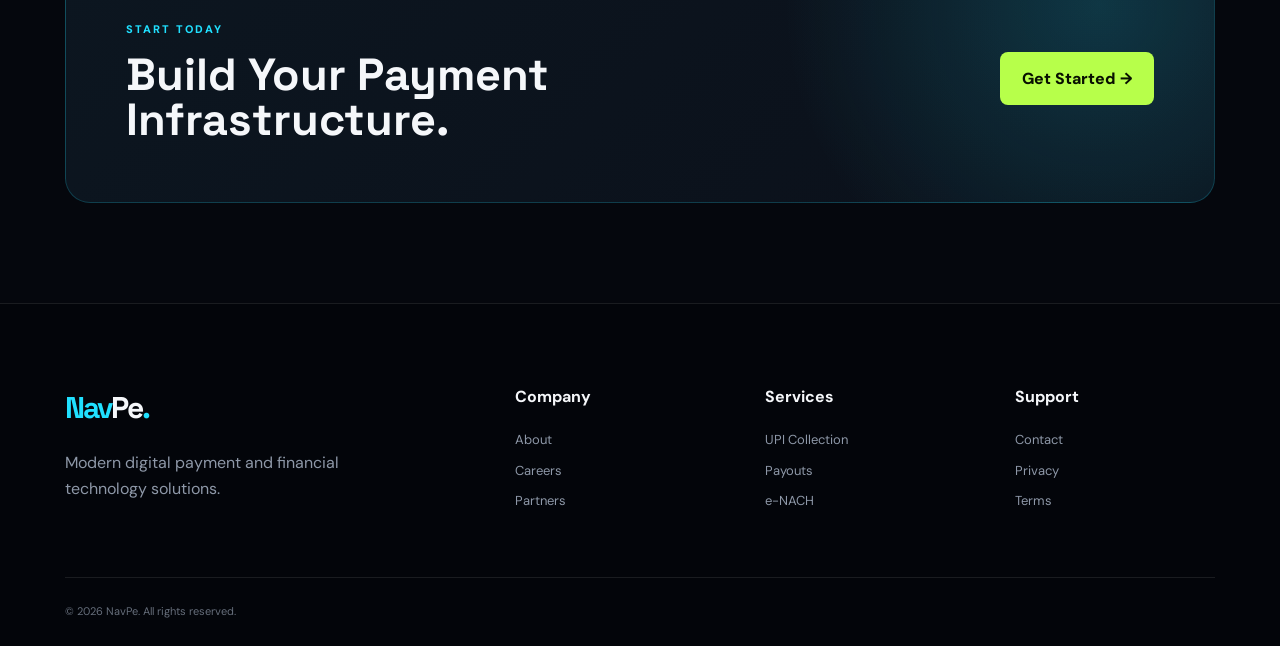
<file: navpe/services.html>
<!DOCTYPE html>
<html lang="en">
<head>
    <meta charset="UTF-8">
    <meta name="viewport" content="width=device-width, initial-scale=1.0">
    <title>NavPe | Services</title>
    <link rel="stylesheet" href="css/style.css">
</head>

<body>

<header class="header">
    <nav class="navbar">

        <a href="index.html" class="logo">
            <span>Nav</span>Pe<span class="logo-dot"></span>
        </a>

        <button class="menu-toggle" id="menuToggle">☰</button>

        <ul class="nav-links" id="navLinks">
            <li><a href="index.html">Home</a></li>
            <li><a href="services.html" class="active">Services</a></li>
            <li><a href="solutions.html">Solutions</a></li>
            <li><a href="about.html">About</a></li>
            <li><a href="contact.html">Contact</a></li>
            <li><a href="login.html" class="login-link">Login</a></li>
            <li><a href="register.html" class="nav-btn">Get Started</a></li>
        </ul>

    </nav>
</header>


<section class="page-hero">

    <span>OUR SERVICES</span>

    <h1>Payment Solutions<br><strong>Built for Growth</strong></h1>

    <p>
        Simplify collections, payouts and financial operations
        with NavPe's digital payment infrastructure.
    </p>

</section>


<section class="section">

    <div class="service-grid large-grid">

        <div class="service-card">
            <div class="service-icon">↗</div>
            <h3>UPI Collection</h3>
            <p>
                Accept digital payments through UPI and
                provide customers with a fast payment experience.
            </p>
            <ul class="check-list">
                <li>Instant payment collection</li>
                <li>Payment tracking</li>
                <li>Easy integration</li>
            </ul>
        </div>


        <div class="service-card">
            <div class="service-icon">₹</div>
            <h3>Payout Solutions</h3>
            <p>
                Send payments to customers, employees,
                vendors and business partners.
            </p>
            <ul class="check-list">
                <li>Bulk payouts</li>
                <li>Transaction tracking</li>
                <li>Secure processing</li>
            </ul>
        </div>


        <div class="service-card">
            <div class="service-icon">↻</div>
            <h3>e-NACH & e-Mandate</h3>
            <p>
                Automate recurring payment collections
                with digital mandate solutions.
            </p>
            <ul class="check-list">
                <li>Recurring payments</li>
                <li>Digital mandates</li>
                <li>Automated collections</li>
            </ul>
        </div>


        <div class="service-card">
            <div class="service-icon">▣</div>
            <h3>Salary Payout</h3>
            <p>
                Simplify employee salary processing and
                business payroll disbursements.
            </p>
            <ul class="check-list">
                <li>Employee payouts</li>
                <li>Bulk processing</li>
                <li>Payment reports</li>
            </ul>
        </div>


        <div class="service-card">
            <div class="service-icon">⌘</div>
            <h3>ERP Integration</h3>
            <p>
                Connect your business systems with
                flexible payment and payout workflows.
            </p>
            <ul class="check-list">
                <li>Business integration</li>
                <li>Automated workflows</li>
                <li>Transaction synchronization</li>
            </ul>
        </div>


        <div class="service-card">
            <div class="service-icon">▤</div>
            <h3>Payment Reports</h3>
            <p>
                Get clear visibility into payment activity
                through reports and dashboards.
            </p>
            <ul class="check-list">
                <li>Transaction reports</li>
                <li>Payment analytics</li>
                <li>Dashboard insights</li>
            </ul>
        </div>

    </div>

</section>


<section class="cta">

    <div>
        <span>START TODAY</span>
        <h2>Build Your Payment<br>Infrastructure.</h2>
    </div>

    <a href="register.html" class="white-btn">
        Get Started →
    </a>

</section>


<footer class="footer">

    <div class="footer-grid">

        <div class="footer-brand">
            <a href="index.html" class="logo">
                <span>Nav</span>Pe<span class="logo-dot">.</span>
            </a>

            <p>
                Modern digital payment and financial
                technology solutions.
            </p>
        </div>

        <div>
            <h4>Company</h4>
            <a href="about.html">About</a>
            <a href="#">Careers</a>
            <a href="#">Partners</a>
        </div>

        <div>
            <h4>Services</h4>
            <a href="services.html">UPI Collection</a>
            <a href="services.html">Payouts</a>
            <a href="services.html">e-NACH</a>
        </div>

        <div>
            <h4>Support</h4>
            <a href="contact.html">Contact</a>
            <a href="#">Privacy</a>
            <a href="#">Terms</a>
        </div>

    </div>

    <div class="footer-bottom">
        <p>© 2026 NavPe. All rights reserved.</p>
    </div>

</footer>

<script src="js/script.js"></script>

</body>
</html>
</file>
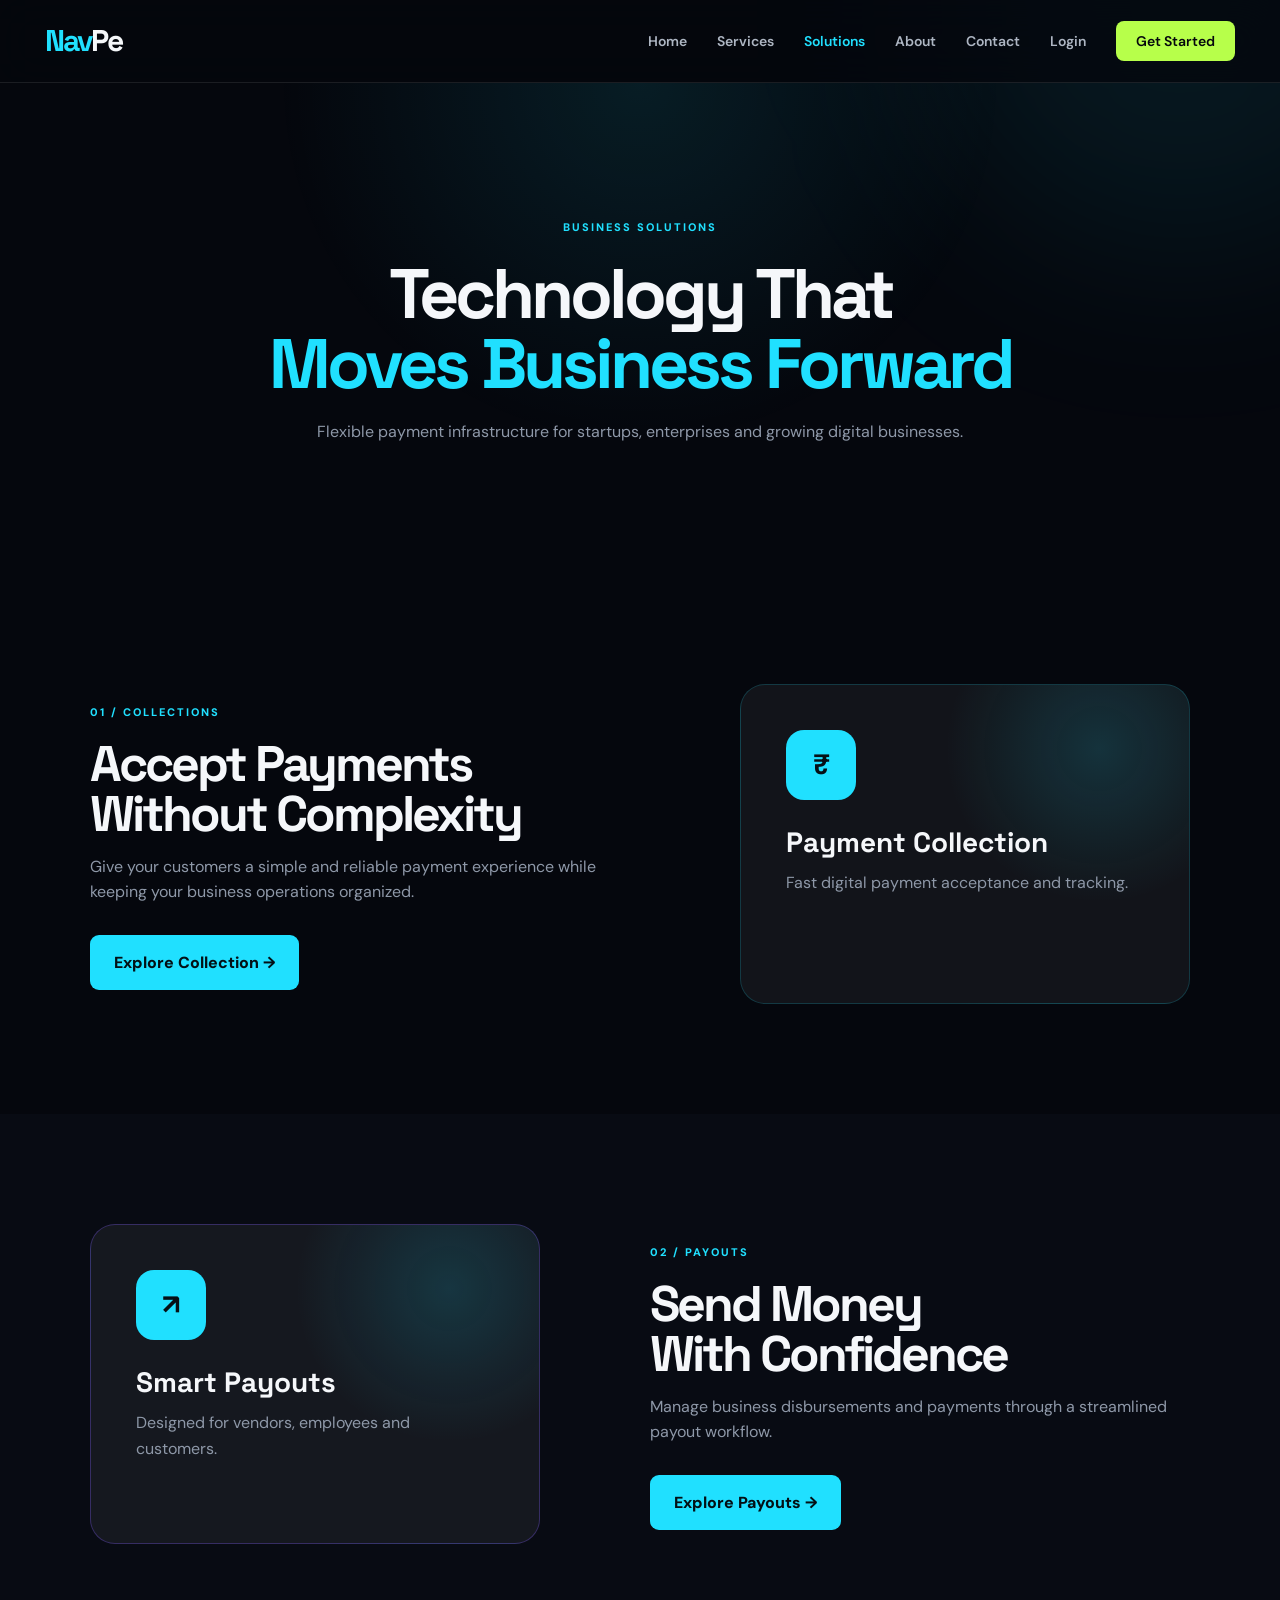
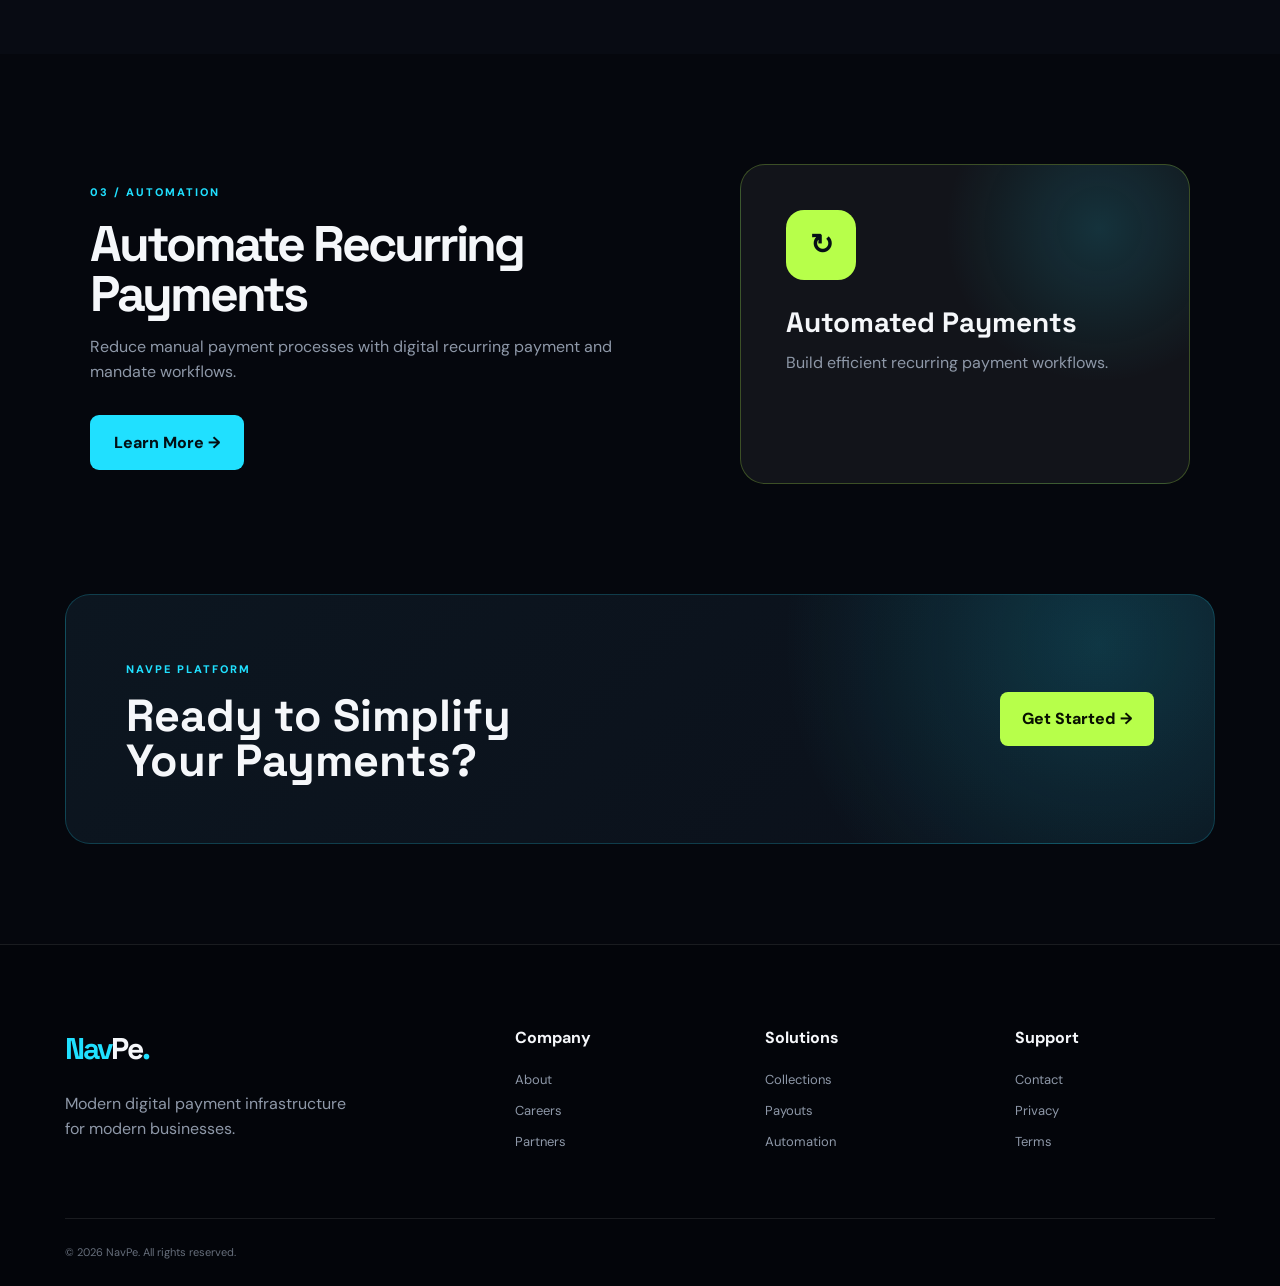
<file: navpe/solutions.html>
<!DOCTYPE html>
<html lang="en">
<head>
    <meta charset="UTF-8">
    <meta name="viewport" content="width=device-width, initial-scale=1.0">
    <title>NavPe | Solutions</title>
    <link rel="stylesheet" href="css/style.css">
</head>

<body>

<header class="header">
    <nav class="navbar">

        <a href="index.html" class="logo">
            <span>Nav</span>Pe<span class="logo-dot"></span>
        </a>

        <button class="menu-toggle" id="menuToggle">☰</button>

        <ul class="nav-links" id="navLinks">
            <li><a href="index.html">Home</a></li>
            <li><a href="services.html">Services</a></li>
            <li><a href="solutions.html" class="active">Solutions</a></li>
            <li><a href="about.html">About</a></li>
            <li><a href="contact.html">Contact</a></li>
            <li><a href="login.html">Login</a></li>
            <li><a href="register.html" class="nav-btn">Get Started</a></li>
        </ul>

    </nav>
</header>


<section class="page-hero">

    <span>BUSINESS SOLUTIONS</span>

    <h1>Technology That<br><strong>Moves Business Forward</strong></h1>

    <p>
        Flexible payment infrastructure for startups,
        enterprises and growing digital businesses.
    </p>

</section>


<section class="solution-section">

    <div class="solution-content">

        <span>01 / COLLECTIONS</span>

        <h2>Accept Payments<br>Without Complexity</h2>

        <p>
            Give your customers a simple and reliable
            payment experience while keeping your business
            operations organized.
        </p>

        <a href="services.html" class="primary-btn">
            Explore Collection →
        </a>

    </div>

    <div class="solution-box">
        <div class="solution-icon">₹</div>
        <h3>Payment Collection</h3>
        <p>Fast digital payment acceptance and tracking.</p>
    </div>

</section>


<section class="solution-section reverse">

    <div class="solution-content">

        <span>02 / PAYOUTS</span>

        <h2>Send Money<br>With Confidence</h2>

        <p>
            Manage business disbursements and payments
            through a streamlined payout workflow.
        </p>

        <a href="services.html" class="primary-btn">
            Explore Payouts →
        </a>

    </div>

    <div class="solution-box purple-box">
        <div class="solution-icon">↗</div>
        <h3>Smart Payouts</h3>
        <p>Designed for vendors, employees and customers.</p>
    </div>

</section>


<section class="solution-section">

    <div class="solution-content">

        <span>03 / AUTOMATION</span>

        <h2>Automate Recurring<br>Payments</h2>

        <p>
            Reduce manual payment processes with
            digital recurring payment and mandate workflows.
        </p>

        <a href="services.html" class="primary-btn">
            Learn More →
        </a>

    </div>

    <div class="solution-box green-box">
        <div class="solution-icon">↻</div>
        <h3>Automated Payments</h3>
        <p>Build efficient recurring payment workflows.</p>
    </div>

</section>


<section class="cta">

    <div>
        <span>NAVPE PLATFORM</span>
        <h2>Ready to Simplify<br>Your Payments?</h2>
    </div>

    <a href="register.html" class="white-btn">
        Get Started →
    </a>

</section>


<footer class="footer">

    <div class="footer-grid">

        <div class="footer-brand">
            <a href="index.html" class="logo">
                <span>Nav</span>Pe<span class="logo-dot">.</span>
            </a>
            <p>
                Modern digital payment infrastructure
                for modern businesses.
            </p>
        </div>

        <div>
            <h4>Company</h4>
            <a href="about.html">About</a>
            <a href="#">Careers</a>
            <a href="#">Partners</a>
        </div>

        <div>
            <h4>Solutions</h4>
            <a href="services.html">Collections</a>
            <a href="services.html">Payouts</a>
            <a href="services.html">Automation</a>
        </div>

        <div>
            <h4>Support</h4>
            <a href="contact.html">Contact</a>
            <a href="#">Privacy</a>
            <a href="#">Terms</a>
        </div>

    </div>

    <div class="footer-bottom">
        <p>© 2026 NavPe. All rights reserved.</p>
    </div>

</footer>

<script src="js/script.js"></script>

</body>
</html>
</file>
<file: navpe/css/style.css>
@import url('https://fonts.googleapis.com/css2?family=DM+Sans:wght@400;500;600;700&family=Space+Grotesk:wght@400;500;600;700&display=swap');

:root {
    --bg: #05070d;
    --bg2: #090d16;
    --card: rgba(255,255,255,0.055);
    --card-hover: rgba(255,255,255,0.09);
    --white: #f5f7fa;
    --muted: #8e98a8;
    --cyan: #20e0ff;
    --lime: #b7ff4a;
    --purple: #805cff;
    --border: rgba(255,255,255,0.09);
    --gradient: linear-gradient(135deg, #20e0ff, #805cff);
}

* {
    margin: 0;
    padding: 0;
    box-sizing: border-box;
}

html {
    scroll-behavior: smooth;
}

body {
    font-family: "DM Sans", sans-serif;
    background: var(--bg);
    color: var(--white);
    line-height: 1.6;
    overflow-x: hidden;
}

body::before {
    content: "";
    position: fixed;
    width: 500px;
    height: 500px;
    top: -250px;
    right: -150px;
    background: rgba(32,224,255,.08);
    filter: blur(100px);
    border-radius: 50%;
    pointer-events: none;
    z-index: -1;
}

a {
    text-decoration: none;
    color: inherit;
}

button,
input,
textarea {
    font-family: inherit;
}


/* =========================
   NAVBAR
========================= */

.header {
    position: sticky;
    top: 0;
    z-index: 1000;
    background: rgba(5,7,13,.78);
    backdrop-filter: blur(20px);
    border-bottom: 1px solid var(--border);
}

.navbar {
    max-width: 1240px;
    margin: auto;
    height: 82px;
    padding: 0 25px;
    display: flex;
    align-items: center;
    justify-content: space-between;
}

.logo {
    font-family: "Space Grotesk", sans-serif;
    font-size: 30px;
    font-weight: 700;
    letter-spacing: -2px;
}

.logo span {
    color: var(--cyan);
}

.logo-dot {
    color: var(--lime);
}

.nav-links {
    display: flex;
    align-items: center;
    gap: 30px;
    list-style: none;
}

.nav-links a {
    color: #aeb6c3;
    font-size: 14px;
    font-weight: 600;
    transition: .3s;
}

.nav-links a:hover,
.nav-links a.active {
    color: var(--cyan);
}

.login-link {
    color: var(--white) !important;
}

.nav-btn {
    padding: 11px 20px;
    color: #05070d !important;
    background: var(--lime);
    border-radius: 8px;
    transition: .3s;
}

.nav-btn:hover {
    transform: translateY(-2px);
    box-shadow: 0 10px 30px rgba(183,255,74,.2);
}

.menu-toggle {
    display: none;
    color: white;
    background: transparent;
    border: 0;
    font-size: 27px;
}


/* =========================
   HERO
========================= */

.hero {
    min-height: 720px;
    padding: 100px 25px;
    max-width: 1240px;
    margin: auto;
    display: grid;
    grid-template-columns: 1fr 1fr;
    align-items: center;
    gap: 70px;
    position: relative;
}

.hero::before {
    content: "";
    position: absolute;
    width: 450px;
    height: 450px;
    left: -200px;
    top: 100px;
    border-radius: 50%;
    background: rgba(128,92,255,.12);
    filter: blur(100px);
    z-index: -1;
}

.hero-content {
    max-width: 650px;
}

.hero-badge {
    display: inline-flex;
    padding: 8px 14px;
    border: 1px solid rgba(32,224,255,.25);
    border-radius: 50px;
    color: var(--cyan);
    background: rgba(32,224,255,.06);
    font-size: 12px;
    font-weight: 700;
    margin-bottom: 25px;
}

.hero h1 {
    font-family: "Space Grotesk", sans-serif;
    font-size: clamp(48px, 6vw, 78px);
    line-height: .98;
    letter-spacing: -5px;
    margin-bottom: 28px;
}

.hero h1 span {
    background: linear-gradient(90deg, var(--cyan), #7d9cff);
    -webkit-background-clip: text;
    color: transparent;
}

.hero-content > p {
    max-width: 580px;
    color: var(--muted);
    font-size: 17px;
}

.hero-buttons {
    display: flex;
    gap: 14px;
    margin: 35px 0;
    flex-wrap: wrap;
}

.primary-btn {
    display: inline-flex;
    justify-content: center;
    align-items: center;
    padding: 14px 23px;
    border-radius: 9px;
    border: 1px solid rgba(32,224,255,.3);
    background: var(--cyan);
    color: #031015;
    font-weight: 800;
    transition: .3s;
    cursor: pointer;
}

.primary-btn:hover {
    transform: translateY(-3px);
    box-shadow: 0 15px 35px rgba(32,224,255,.18);
}

.secondary-btn {
    display: inline-flex;
    align-items: center;
    padding: 14px 23px;
    border: 1px solid var(--border);
    border-radius: 9px;
    color: var(--white);
    background: rgba(255,255,255,.03);
    font-weight: 700;
}

.secondary-btn:hover {
    border-color: var(--cyan);
    color: var(--cyan);
}

.hero-trust {
    display: flex;
    gap: 40px;
}

.hero-trust div {
    display: flex;
    flex-direction: column;
}

.hero-trust strong {
    font-size: 20px;
}

.hero-trust small {
    color: var(--muted);
}


/* =========================
   PAYMENT DASHBOARD
========================= */

.hero-card-area {
    position: relative;
    height: 500px;
    display: flex;
    align-items: center;
    justify-content: center;
}

.dashboard-card {
    width: 430px;
    min-height: 400px;
    padding: 25px;
    border-radius: 24px;
    background: linear-gradient(
        145deg,
        rgba(255,255,255,.11),
        rgba(255,255,255,.035)
    );
    border: 1px solid rgba(255,255,255,.13);
    box-shadow:
        0 40px 100px rgba(0,0,0,.5),
        inset 0 1px rgba(255,255,255,.1);
    backdrop-filter: blur(25px);
    transform: rotate(3deg);
}

.dashboard-top {
    display: flex;
    justify-content: space-between;
    color: #9da7b5;
    font-size: 13px;
}

.balance {
    margin-top: 40px;
}

.balance small {
    color: var(--muted);
}

.balance h2 {
    font-family: "Space Grotesk", sans-serif;
    font-size: 42px;
    margin-top: 5px;
}

.balance h2 span {
    color: var(--cyan);
}

.dashboard-line {
    height: 1px;
    background: var(--border);
    margin: 25px 0;
}

.transaction {
    display: flex;
    justify-content: space-between;
    align-items: center;
    margin: 18px 0;
}

.transaction-left {
    display: flex;
    align-items: center;
    gap: 12px;
}

.transaction-icon {
    width: 40px;
    height: 40px;
    display: grid;
    place-items: center;
    border-radius: 10px;
    background: rgba(32,224,255,.1);
    color: var(--cyan);
}

.transaction small {
    display: block;
    color: var(--muted);
}

.transaction strong {
    font-size: 14px;
}

.amount {
    color: var(--lime);
    font-weight: 700;
}

.floating-card {
    position: absolute;
    display: flex;
    align-items: center;
    gap: 12px;
    padding: 15px 18px;
    border: 1px solid var(--border);
    border-radius: 14px;
    background: rgba(12,16,26,.85);
    backdrop-filter: blur(15px);
    box-shadow: 0 20px 50px rgba(0,0,0,.3);
    animation: float 4s ease-in-out infinite;
}

.floating-card strong {
    font-size: 13px;
}

.floating-card small {
    display: block;
    color: var(--muted);
    font-size: 11px;
}

.floating-icon {
    width: 38px;
    height: 38px;
    display: grid;
    place-items: center;
    border-radius: 50%;
    background: var(--lime);
    color: #071000;
}

.card-one {
    right: -10px;
    top: 70px;
}

.card-two {
    left: -20px;
    bottom: 70px;
}

@keyframes float {
    50% {
        transform: translateY(-12px);
    }
}


/* =========================
   STATS
========================= */

.stats {
    max-width: 1150px;
    margin: 0 auto;
    padding: 25px;
    display: grid;
    grid-template-columns: repeat(4,1fr);
    border-top: 1px solid var(--border);
    border-bottom: 1px solid var(--border);
}

.stat {
    text-align: center;
    border-right: 1px solid var(--border);
}

.stat:last-child {
    border-right: 0;
}

.stat h2 {
    font-family: "Space Grotesk", sans-serif;
    font-size: 30px;
    color: var(--cyan);
}

.stat p {
    color: var(--muted);
    font-size: 13px;
}


/* =========================
   SECTIONS
========================= */

.section {
    max-width: 1200px;
    margin: auto;
    padding: 120px 25px;
}

.section-heading {
    max-width: 700px;
    margin-bottom: 60px;
}

.section-heading.center {
    text-align: center;
    margin-left: auto;
    margin-right: auto;
}

.section-heading span,
.page-hero span,
.solution-content span,
.about-content span,
.contact-info > span,
.cta span {
    color: var(--cyan);
    font-size: 11px;
    letter-spacing: 2px;
    font-weight: 800;
}

.section-heading h2 {
    font-family: "Space Grotesk", sans-serif;
    font-size: 50px;
    line-height: 1.05;
    letter-spacing: -3px;
    margin: 15px 0;
}

.section-heading h2 b {
    color: var(--cyan);
}

.section-heading p {
    color: var(--muted);
}


/* =========================
   SERVICE CARDS
========================= */

.service-grid {
    display: grid;
    grid-template-columns: repeat(4,1fr);
    gap: 18px;
}

.large-grid {
    grid-template-columns: repeat(3,1fr);
}

.service-card {
    padding: 30px;
    min-height: 250px;
    border: 1px solid var(--border);
    border-radius: 18px;
    background: var(--card);
    transition: .35s;
}

.service-card:hover {
    transform: translateY(-8px);
    background: var(--card-hover);
    border-color: rgba(32,224,255,.3);
}

.service-icon {
    width: 55px;
    height: 55px;
    border-radius: 13px;
    display: grid;
    place-items: center;
    background: rgba(32,224,255,.08);
    color: var(--cyan);
    font-size: 24px;
    margin-bottom: 25px;
}

.service-card h3 {
    font-family: "Space Grotesk", sans-serif;
    font-size: 21px;
    margin-bottom: 10px;
}

.service-card p {
    color: var(--muted);
    font-size: 14px;
}

.service-card > a {
    display: inline-block;
    margin-top: 20px;
    color: var(--cyan);
    font-size: 13px;
    font-weight: 700;
}

.check-list {
    list-style: none;
    margin-top: 20px;
}

.check-list li {
    color: var(--muted);
    font-size: 13px;
    margin: 8px 0;
}

.check-list li::before {
    content: "✓";
    color: var(--lime);
    margin-right: 8px;
}


/* =========================
   DARK FEATURE AREA
========================= */

.dark-section {
    padding: 120px max(25px, calc((100% - 1200px)/2));
    background: #080b13;
    border-top: 1px solid var(--border);
    border-bottom: 1px solid var(--border);
    display: grid;
    grid-template-columns: 1fr 1fr;
    align-items: center;
    gap: 80px;
}

.dark-content {
    max-width: 550px;
}

.dark-content h2 {
    font-family: "Space Grotesk", sans-serif;
    font-size: 55px;
    line-height: 1;
    letter-spacing: -3px;
    margin: 18px 0;
}

.dark-content h2 strong {
    color: var(--cyan);
}

.dark-content p {
    color: var(--muted);
    margin-bottom: 30px;
}

.dashboard-preview {
    padding: 30px;
    border: 1px solid var(--border);
    border-radius: 20px;
    background: var(--card);
}

.dashboard-header {
    display: flex;
    justify-content: space-between;
}

.green {
    color: var(--lime);
}

.chart {
    height: 240px;
    display: flex;
    align-items: end;
    gap: 12px;
    margin-top: 35px;
    border-bottom: 1px solid var(--border);
}

.bar {
    flex: 1;
    background: linear-gradient(to top, #20e0ff, #805cff);
    border-radius: 5px 5px 0 0;
}

.bar1 { height: 35%; }
.bar2 { height: 50%; }
.bar3 { height: 45%; }
.bar4 { height: 70%; }
.bar5 { height: 58%; }
.bar6 { height: 80%; }
.bar7 { height: 95%; }

.chart-labels {
    display: flex;
    justify-content: space-between;
    color: var(--muted);
    font-size: 10px;
    padding-top: 10px;
}


/* =========================
   FEATURES
========================= */

.feature-grid {
    display: grid;
    grid-template-columns: repeat(4,1fr);
    gap: 18px;
}

.feature {
    padding: 30px;
    border: 1px solid var(--border);
    border-radius: 18px;
    background: var(--card);
}

.feature > div {
    font-size: 28px;
    margin-bottom: 15px;
}

.feature h3 {
    font-family: "Space Grotesk", sans-serif;
    margin-bottom: 10px;
}

.feature p {
    color: var(--muted);
    font-size: 14px;
}


/* =========================
   CTA
========================= */

.cta {
    max-width: 1150px;
    margin: 0 auto 100px;
    padding: 60px;
    border-radius: 25px;
    border: 1px solid rgba(32,224,255,.2);
    background:
        radial-gradient(circle at 90% 20%, rgba(32,224,255,.18), transparent 30%),
        linear-gradient(135deg,#0c1620,#0b101a);
    display: flex;
    justify-content: space-between;
    align-items: center;
    gap: 30px;
}

.cta h2 {
    font-family: "Space Grotesk", sans-serif;
    font-size: 45px;
    line-height: 1;
    margin-top: 12px;
}

.white-btn {
    display: inline-flex;
    padding: 14px 22px;
    background: var(--lime);
    color: #081000;
    border-radius: 8px;
    font-weight: 800;
}


/* =========================
   PAGE HERO
========================= */

.page-hero {
    text-align: center;
    padding: 130px 25px;
    background:
        radial-gradient(circle at 50% 0, rgba(32,224,255,.1), transparent 45%);
}

.page-hero h1 {
    font-family: "Space Grotesk", sans-serif;
    font-size: clamp(45px,6vw,70px);
    line-height: 1;
    letter-spacing: -4px;
    margin: 20px 0;
}

.page-hero h1 strong {
    color: var(--cyan);
}

.page-hero p {
    max-width: 650px;
    margin: auto;
    color: var(--muted);
}


/* =========================
   SOLUTIONS
========================= */

.solution-section {
    max-width: 1150px;
    margin: auto;
    padding: 110px 25px;
    display: flex;
    align-items: center;
    justify-content: space-between;
    gap: 80px;
}

.solution-section.reverse {
    max-width: none;
    padding-left: max(25px,calc((100% - 1100px)/2));
    padding-right: max(25px,calc((100% - 1100px)/2));
    flex-direction: row-reverse;
    background: #080b13;
}

.solution-content {
    max-width: 540px;
}

.solution-content h2 {
    font-family: "Space Grotesk", sans-serif;
    font-size: 50px;
    line-height: 1;
    letter-spacing: -3px;
    margin: 15px 0;
}

.solution-content p {
    color: var(--muted);
    margin-bottom: 30px;
}

.solution-box {
    width: 450px;
    min-height: 320px;
    padding: 45px;
    border: 1px solid rgba(32,224,255,.18);
    border-radius: 25px;
    background:
        radial-gradient(circle at 80% 20%,rgba(32,224,255,.15),transparent 35%),
        var(--card);
}

.solution-icon {
    width: 70px;
    height: 70px;
    display: grid;
    place-items: center;
    border-radius: 18px;
    background: var(--cyan);
    color: #061016;
    font-size: 28px;
    font-weight: 800;
}

.solution-box h3 {
    font-family: "Space Grotesk", sans-serif;
    font-size: 28px;
    margin: 20px 0 5px;
}

.solution-box p {
    color: var(--muted);
}

.purple-box {
    border-color: rgba(128,92,255,.3);
}

.green-box {
    border-color: rgba(183,255,74,.25);
}

.green-box .solution-icon {
    background: var(--lime);
}


/* =========================
   ABOUT
========================= */



/* =========================================
   FINTECH ABOUT US SECTION
========================================= */

.fintech-about {
    position: relative;
    padding: 120px 0;
    background:
        radial-gradient(
            circle at 10% 20%,
            rgba(0, 194, 255, 0.08),
            transparent 30%
        ),
        radial-gradient(
            circle at 90% 80%,
            rgba(0, 224, 164, 0.08),
            transparent 30%
        ),
        #ffffff;
    overflow: hidden;
}

.fintech-about-grid {
    display: grid;
    grid-template-columns: 1fr 1fr;
    gap: 90px;
    align-items: center;
}


/* CONTENT */

.fintech-about-content h2 {
    color: var(--navy);
    font-size: clamp(38px, 5vw, 58px);
    line-height: 1.08;
    letter-spacing: -2px;
    margin-bottom: 25px;
}

.fintech-about-content h2 strong {
    color: var(--cyan);
    display: block;
}

.fintech-about-content > p {
    color: var(--muted);
    font-size: 15px;
    max-width: 600px;
    margin-bottom: 16px;
}


/* POINTS */

.fintech-points {
    margin: 30px 0;
}

.fintech-point {
    display: flex;
    align-items: center;
    gap: 15px;
    margin: 17px 0;
}

.fintech-point > span {
    width: 35px;
    height: 35px;
    display: grid;
    place-items: center;
    border-radius: 50%;
    background: #e6fbf5;
    color: #00aa7c;
    font-weight: 800;
}

.fintech-point strong,
.fintech-point small {
    display: block;
}

.fintech-point strong {
    color: var(--navy);
    font-size: 14px;
}

.fintech-point small {
    color: var(--muted);
    font-size: 11px;
}


/* =========================================
   FINTECH VISUAL
========================================= */

.fintech-visual {
    height: 520px;
    position: relative;
    display: grid;
    place-items: center;
    border-radius: 35px;
    background:
        linear-gradient(
            145deg,
            #effcff,
            #eafff8
        );
    overflow: hidden;
}


/* GRID BACKGROUND */

.fintech-visual::before {
    content: "";
    position: absolute;
    inset: 0;

    background-image:
        linear-gradient(
            rgba(0, 194, 255, .08) 1px,
            transparent 1px
        ),
        linear-gradient(
            90deg,
            rgba(0, 194, 255, .08) 1px,
            transparent 1px
        );

    background-size: 35px 35px;

    mask-image: linear-gradient(
        to bottom,
        black,
        transparent
    );
}


/* CORE */

.fintech-core {
    width: 190px;
    height: 190px;
    border-radius: 50%;

    background:
        linear-gradient(
            145deg,
            var(--navy),
            #0d4560
        );

    display: flex;
    flex-direction: column;
    justify-content: center;
    align-items: center;

    color: white;

    position: relative;
    z-index: 5;

    box-shadow:
        0 0 0 15px rgba(0, 194, 255, .05),
        0 25px 60px rgba(0, 50, 80, .25);

    animation: coreFloat 4s ease-in-out infinite;
}

.core-logo {
    width: 55px;
    height: 55px;

    display: grid;
    place-items: center;

    border-radius: 16px;

    background:
        linear-gradient(
            135deg,
            var(--cyan),
            var(--mint)
        );

    color: var(--navy);

    font-size: 25px;
    font-weight: 900;

    margin-bottom: 8px;
}

.fintech-core strong {
    font-size: 18px;
}

.fintech-core small {
    color: #91adbd;
    font-size: 10px;
}


/* CORE GLOW */

.core-glow {
    position: absolute;
    width: 220px;
    height: 220px;

    border-radius: 50%;

    background: rgba(0, 194, 255, .15);

    filter: blur(25px);

    animation: glowPulse 3s infinite;
}


/* ORBITS */

.fintech-orbit {
    position: absolute;
    border: 1px dashed rgba(0, 150, 190, .3);
    border-radius: 50%;
}

.orbit-one {
    width: 330px;
    height: 330px;

    animation: rotateOrbit 16s linear infinite;
}

.orbit-two {
    width: 440px;
    height: 440px;

    animation: rotateOrbitReverse 22s linear infinite;
}


/* ORBIT DOTS */

.orbit-dot {
    position: absolute;
    width: 12px;
    height: 12px;

    border-radius: 50%;

    background: var(--cyan);

    box-shadow:
        0 0 20px rgba(0,194,255,.8);

    z-index: 4;
}

.dot-one {
    top: 95px;
    left: 145px;
}

.dot-two {
    right: 105px;
    top: 230px;

    background: var(--mint);

    box-shadow:
        0 0 20px rgba(0,224,164,.8);
}

.dot-three {
    bottom: 90px;
    left: 230px;
}


/* =========================================
   FLOATING PAYMENT CARDS
========================================= */

.floating-card {
    position: absolute;

    background: rgba(255,255,255,.95);

    border: 1px solid rgba(255,255,255,.8);

    padding: 13px 16px;

    border-radius: 13px;

    display: flex;
    align-items: center;
    gap: 10px;

    box-shadow:
        0 18px 40px rgba(0,40,70,.13);

    z-index: 8;

    backdrop-filter: blur(10px);

    animation: floatingCard 4s ease-in-out infinite;
}

.floating-card small,
.floating-card strong {
    display: block;
}

.floating-card small {
    color: var(--muted);
    font-size: 9px;
}

.floating-card strong {
    color: var(--navy);
    font-size: 12px;
}

.mini-icon,
.secure-icon {
    width: 34px;
    height: 34px;

    display: grid;
    place-items: center;

    border-radius: 9px;

    font-size: 11px;
    font-weight: 800;

    background: #e7faff;
    color: var(--cyan);
}

.secure-icon {
    background: #e6fff7;
    color: #00a879;
}

.card-payment {
    top: 65px;
    left: 35px;
}

.card-upi {
    right: 25px;
    top: 155px;

    animation-delay: 1s;
}

.card-secure {
    bottom: 65px;
    left: 55px;

    animation-delay: 2s;
}


/* =========================================
   FINTECH FEATURES
========================================= */

.fintech-features {
    margin-top: 90px;

    display: grid;
    grid-template-columns:
        repeat(3, 1fr);

    gap: 20px;
}

.fintech-feature {
    padding: 30px;

    background: #f7fcfd;

    border: 1px solid var(--border);

    border-radius: 16px;

    transition: .35s;
}

.fintech-feature:hover {
    transform: translateY(-8px);

    background: white;

    box-shadow:
        0 20px 50px rgba(7,26,47,.10);

    border-color: #b7edf6;
}

.feature-number {
    color: var(--cyan);

    font-weight: 800;

    font-size: 12px;

    margin-bottom: 20px;
}

.fintech-feature h3 {
    color: var(--navy);
    margin-bottom: 8px;
}

.fintech-feature p {
    color: var(--muted);
    font-size: 13px;
}


/* =========================================
   ANIMATIONS
========================================= */

@keyframes coreFloat {

    0%,100% {
        transform: translateY(0);
    }

    50% {
        transform: translateY(-12px);
    }

}

@keyframes glowPulse {

    0%,100% {
        transform: scale(.8);
        opacity: .4;
    }

    50% {
        transform: scale(1.2);
        opacity: .8;
    }

}

@keyframes floatingCard {

    0%,100% {
        transform: translateY(0);
    }

    50% {
        transform: translateY(-15px);
    }

}

@keyframes rotateOrbit {

    from {
        transform: rotate(0deg);
    }

    to {
        transform: rotate(360deg);
    }

}

@keyframes rotateOrbitReverse {

    from {
        transform: rotate(360deg);
    }

    to {
        transform: rotate(0deg);
    }

}


/* =========================
   CONTACT
========================= */

.contact-section {
    max-width: 1150px;
    margin: auto;
    padding: 110px 25px;
    display: grid;
    grid-template-columns: .8fr 1.2fr;
    gap: 90px;
}

.contact-info h2 {
    font-family: "Space Grotesk", sans-serif;
    font-size: 48px;
    line-height: 1;
    letter-spacing: -3px;
    margin: 15px 0;
}

.contact-info > p {
    color: var(--muted);
    margin-bottom: 35px;
}

.contact-item {
    display: flex;
    gap: 15px;
    margin: 25px 0;
}

.contact-item > div:first-child {
    width: 45px;
    height: 45px;
    display: grid;
    place-items: center;
    background: rgba(32,224,255,.08);
    color: var(--cyan);
    border-radius: 10px;
}

.contact-item p {
    color: var(--muted);
}

.contact-form {
    padding: 35px;
    border-radius: 20px;
    background: var(--card);
    border: 1px solid var(--border);
}

.form-row {
    display: grid;
    grid-template-columns: 1fr 1fr;
    gap: 18px;
}

.form-group {
    margin-bottom: 20px;
}

.form-group label {
    display: block;
    font-size: 12px;
    font-weight: 700;
    margin-bottom: 8px;
}

.form-group input,
.form-group textarea {
    width: 100%;
    padding: 14px;
    background: rgba(255,255,255,.035);
    color: #fff;
    border: 1px solid var(--border);
    border-radius: 9px;
    outline: none;
}

.form-group input:focus,
.form-group textarea:focus {
    border-color: var(--cyan);
}

.form-message {
    margin-top: 15px;
    color: var(--lime);
    font-size: 13px;
}


/* =========================
   AUTH
========================= */

.auth-body {
    min-height: 100vh;
    background: var(--bg);
}

.auth-wrapper {
    min-height: 100vh;
    display: grid;
    grid-template-columns: 45% 55%;
}

.auth-brand {
    padding: 70px;
    display: flex;
    flex-direction: column;
    justify-content: center;
    background:
        radial-gradient(circle at 50% 40%,rgba(32,224,255,.1),transparent 45%),
        #080b13;
    border-right: 1px solid var(--border);
}

.auth-brand .logo {
    margin-bottom: 60px;
}

.auth-brand h1 {
    font-family: "Space Grotesk", sans-serif;
    font-size: 52px;
    line-height: 1;
    letter-spacing: -3px;
    margin-bottom: 20px;
}

.auth-brand > p {
    max-width: 430px;
    color: var(--muted);
    margin-bottom: 30px;
}

.auth-feature {
    color: #bdc5d0;
    margin: 8px 0;
}

.auth-form-container {
    padding: 40px 70px;
    display: flex;
    flex-direction: column;
    justify-content: center;
}

.back-home {
    color: var(--cyan);
    font-size: 13px;
    margin-bottom: 25px;
}

.auth-form {
    width: 100%;
    max-width: 500px;
    margin: auto;
}

.auth-form h2 {
    font-family: "Space Grotesk", sans-serif;
    font-size: 40px;
}

.auth-form > p {
    color: var(--muted);
    margin-bottom: 30px;
}

.full-btn {
    width: 100%;
}

.remember {
    display: flex;
    justify-content: space-between;
    font-size: 12px;
    margin-bottom: 20px;
}

.remember a,
.auth-switch a {
    color: var(--cyan);
}

.auth-switch {
    text-align: center;
    color: var(--muted);
    font-size: 13px;
    margin-top: 25px;
}





/* =========================
   FOOTER
========================= */

.footer {
    background: #03050a;
    border-top: 1px solid var(--border);
    padding: 80px max(25px,calc((100% - 1150px)/2)) 25px;
}

.footer-grid {
    display: grid;
    grid-template-columns: 2fr repeat(3,1fr);
    gap: 50px;
    padding-bottom: 55px;
}

.footer-brand p {
    max-width: 300px;
    color: var(--muted);
    margin: 18px 0;
}

.footer h4 {
    margin-bottom: 20px;
}

.footer-grid > div:not(.footer-brand) a {
    display: block;
    color: var(--muted);
    font-size: 13px;
    margin: 10px 0;
}

.footer-grid > div:not(.footer-brand) a:hover {
    color: var(--cyan);
}

.socials {
    display: flex;
    gap: 8px;
}

.socials a {
    width: 35px;
    height: 35px;
    display: grid;
    place-items: center;
    background: var(--card);
    border: 1px solid var(--border);
    border-radius: 50%;
}

.footer-bottom {
    border-top: 1px solid var(--border);
    padding-top: 25px;
    display: flex;
    justify-content: space-between;
    color: #666e7b;
    font-size: 11px;
}


/* =========================
   RESPONSIVE
========================= */

@media(max-width:1000px) {

    .hero {
        grid-template-columns: 1fr;
        text-align: center;
    }

    .hero-content {
        margin: auto;
    }

    .hero-buttons,
    .hero-trust {
        justify-content: center;
    }

    .hero-card-area {
        max-width: 600px;
        width: 100%;
        margin: auto;
    }

    .service-grid,
    .feature-grid {
        grid-template-columns: repeat(2,1fr);
    }

    .dark-section {
        grid-template-columns: 1fr;
    }

    .dark-content {
        margin: auto;
        text-align: center;
    }

    .dashboard-preview {
        max-width: 600px;
        width: 100%;
        margin: auto;
    }

    .solution-section,
    .solution-section.reverse {
        flex-direction: column;
        text-align: center;
    }

    .solution-box {
        width: 100%;
        max-width: 500px;
    }

    .about-section,
    .contact-section {
        grid-template-columns: 1fr;
    }

    .about-image {
        max-width: 600px;
        margin: auto;
        width: 100%;
    }

    .auth-wrapper {
        grid-template-columns: 1fr;
    }

    .auth-brand {
        display: none;
    }

    .auth-form-container {
        min-height: 100vh;
    }
}


@media(max-width:750px) {

    .menu-toggle {
        display: block;
    }

    .nav-links {
        display: none;
        position: absolute;
        top: 82px;
        left: 0;
        width: 100%;
        padding: 15px 25px 25px;
        flex-direction: column;
        align-items: stretch;
        gap: 0;
        background: #080b13;
        border-bottom: 1px solid var(--border);
    }

    .nav-links.show {
        display: flex;
    }

    .nav-links li {
        padding: 12px 0;
    }

    .nav-btn {
        display: block;
        text-align: center;
    }

    .hero h1 {
        font-size: 47px;
        letter-spacing: -3px;
    }

    .hero-card-area {
        transform: scale(.8);
        margin-top: -40px;
        margin-bottom: -50px;
    }

    .stats {
        grid-template-columns: 1fr 1fr;
    }

    .stat {
        padding: 15px 0;
        border: 0;
    }

    .section-heading h2,
    .solution-content h2,
    .about-content h2,
    .contact-info h2 {
        font-size: 38px;
    }

    .service-grid,
    .large-grid,
    .feature-grid {
        grid-template-columns: 1fr;
    }

    .cta {
        margin: 0 20px 70px;
        padding: 40px 25px;
        flex-direction: column;
        align-items: flex-start;
    }

    .cta h2 {
        font-size: 35px;
    }

    .form-row {
        grid-template-columns: 1fr;
    }

    .contact-form {
        padding: 25px;
    }

    .footer-grid {
        grid-template-columns: 1fr 1fr;
    }

    .footer-brand {
        grid-column: 1/-1;
    }

    .footer-bottom {
        flex-direction: column;
        gap: 8px;
    }

    .auth-form-container {
        padding: 30px 20px;
    }
}


@media(max-width:450px) {

    .navbar {
        padding: 0 18px;
    }

    .hero {
        padding-left: 18px;
        padding-right: 18px;
    }

    .hero h1 {
        font-size: 40px;
    }

    .hero-card-area {
        transform: scale(.68);
        margin-left: -50px;
        margin-right: -50px;
    }

    .dashboard-card {
        width: 390px;
    }

    .floating-card {
        display: none;
    }

    .footer-grid {
        grid-template-columns: 1fr;
    }
}
</file>
